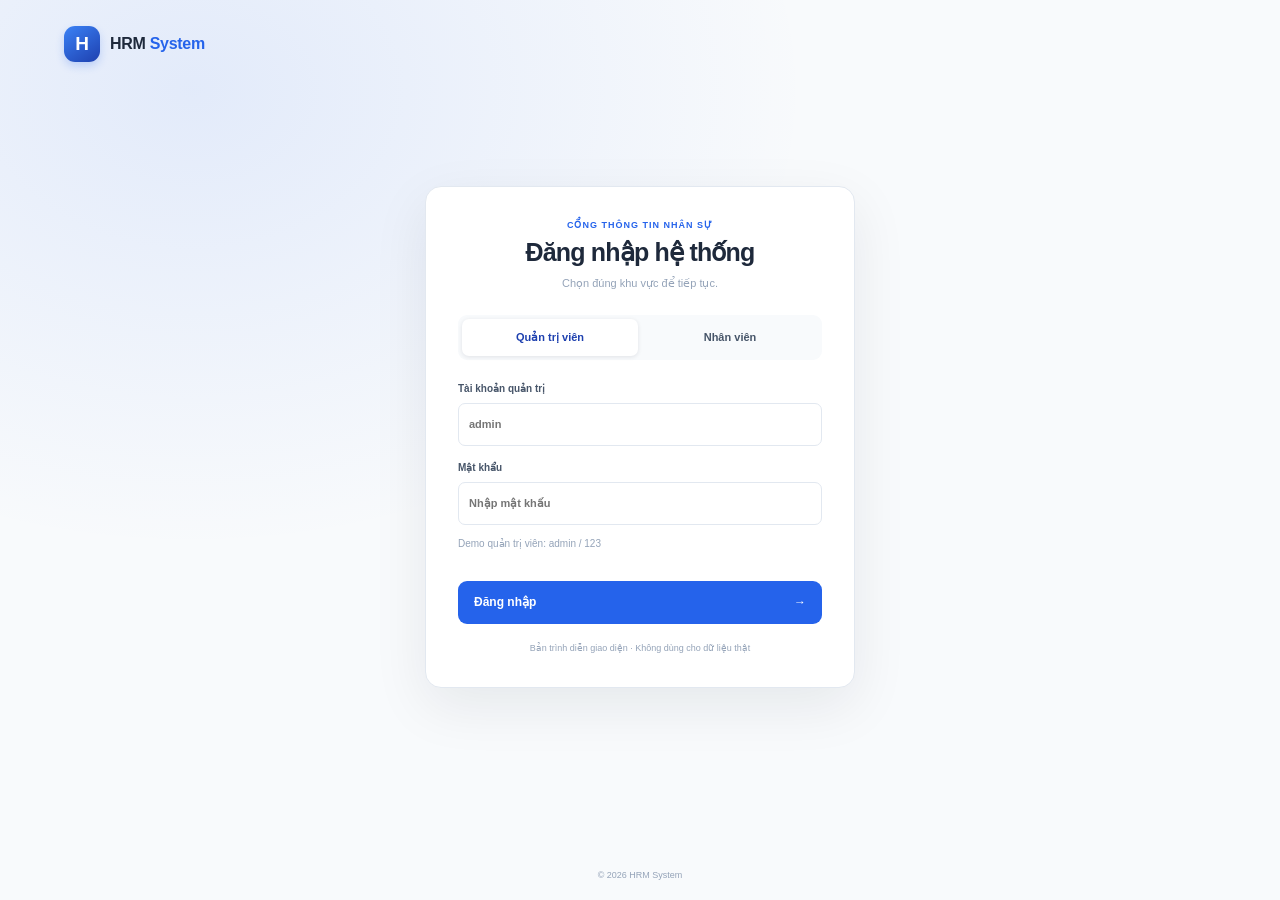
<file: index.html>
﻿<!doctype html>
<html lang="vi">
  <head>
    <meta charset="utf-8">
    <meta name="viewport" content="width=device-width, initial-scale=1">
    <meta name="theme-color" content="#f8fafc">
    <meta name="description" content="Tổng quan quản lý nhân sự và tiền lương HRM System.">
    <title>Tổng quan — HRM System</title>
    <link rel="stylesheet" href="styles.css">
  </head>
  <body>
    <section class="auth-screen" data-auth-screen aria-labelledby="auth-title">
      <div class="auth-brand"><span class="brand-mark" aria-hidden="true">H</span><span>HRM <b>System</b></span></div>
      <main class="auth-card">
        <div class="auth-heading"><p class="eyebrow">CỔNG THÔNG TIN NHÂN SỰ</p><h1 id="auth-title">Đăng nhập hệ thống</h1><p>Chọn đúng khu vực để tiếp tục.</p></div>
        <div class="auth-tabs" role="tablist" aria-label="Loại tài khoản">
          <button class="auth-tab active" type="button" role="tab" aria-selected="true" data-auth-role="admin">Quản trị viên</button>
          <button class="auth-tab" type="button" role="tab" aria-selected="false" data-auth-role="employee">Nhân viên</button>
        </div>
        <form class="auth-form" data-auth-form>
          <label class="form-field" data-auth-identity-label>Tài khoản quản trị<input name="identity" type="text" autocomplete="username" required placeholder="admin"></label>
          <label class="form-field" data-auth-password-label>Mật khẩu<input name="password" type="password" autocomplete="current-password" required placeholder="Nhập mật khẩu"></label>
          <p class="auth-hint" data-auth-hint>Demo: admin / 123</p>
          <p class="form-error auth-error" data-auth-error role="alert" aria-live="polite"></p>
          <button class="action-button primary auth-submit" type="submit">Đăng nhập <span aria-hidden="true">→</span></button>
        </form>
        <p class="auth-footnote">Bản trình diễn giao diện · Không dùng cho dữ liệu thật</p>
      </main>
      <p class="auth-copyright">© 2026 HRM System</p>
    </section>
    <div class="app-shell" data-app-shell hidden>
      <aside class="sidebar" id="app-sidebar" aria-label="Thanh điều hướng">
        <div class="sidebar-header">
          <a class="brand" href="#" aria-label="HRM System - Tổng quan">
            <span class="brand-mark" aria-hidden="true">H</span>
            <span>HRM <span>System</span></span>
          </a>
          <button class="collapse-button" type="button" data-collapse-sidebar aria-label="Thu gọn thanh điều hướng" title="Thu gọn menu">‹</button>
        </div>
        <div class="workspace">
          <span class="workspace-mark" aria-hidden="true">N</span>
          <span class="workspace-copy"><strong>Nova Creative</strong><small>Không gian làm việc</small></span>
          <span class="workspace-arrow" aria-hidden="true">⌄</span>
        </div>
        <nav class="side-nav" aria-label="Điều hướng chính">
          <p class="nav-label admin-navigation">TỔNG QUAN</p>
          <a class="nav-link active admin-navigation" href="#dashboard" data-route="dashboard" aria-current="page"><span class="nav-icon" aria-hidden="true">▦</span><span>Tổng quan</span></a>
          <p class="nav-label admin-navigation">QUẢN LÝ NHÂN SỰ</p>
          <a class="nav-link admin-navigation" href="#employees" data-route="employees"><span class="nav-icon" aria-hidden="true">♙</span><span>Nhân viên</span></a>
          <a class="nav-link admin-navigation" href="#attendance" data-route="attendance"><span class="nav-icon" aria-hidden="true">◷</span><span>Chấm công</span></a>
          <a class="nav-link admin-navigation" href="#leave" data-route="leave"><span class="nav-icon" aria-hidden="true">♡</span><span>Nghỉ phép</span><span class="nav-badge" data-pending-badge>0</span></a>
          <a class="nav-link admin-navigation" href="#payroll" data-route="payroll"><span class="nav-icon" aria-hidden="true">₫</span><span>Tiền lương</span></a>
          <a class="nav-link admin-navigation" href="#reports" data-route="reports"><span class="nav-icon" aria-hidden="true">▤</span><span>Báo cáo</span></a>
          <p class="nav-label employee-navigation" hidden>CÁ NHÂN</p>
          <a class="nav-link employee-navigation" href="#self" data-route="self" hidden><span class="nav-icon" aria-hidden="true">♙</span><span>Thông tin của tôi</span></a>
        </nav>
        <div class="sidebar-bottom">
          <div class="help-card"><strong>✦ &nbsp;Quản lý hiệu quả</strong><p>Mọi dữ liệu nhân sự trong một nơi.</p></div>
          <div class="user-profile"><span class="avatar" data-session-avatar>ML</span><span class="user-copy"><strong data-session-name>Minh Linh</strong><small data-session-role>Quản trị viên</small></span><button class="logout-button" type="button" data-logout>Đăng xuất</button></div>
        </div>
      </aside>
      <button class="sidebar-overlay" type="button" data-close-sidebar aria-label="Đóng menu"></button>

      <main class="main-area">
        <header class="topbar">
          <div class="topbar-start">
            <button class="icon-button menu-toggle" type="button" data-toggle-sidebar aria-label="Mở menu" aria-expanded="false" aria-controls="app-sidebar"><span aria-hidden="true">☰</span></button>
            <div class="breadcrumb"><span>Không gian làm việc</span><span aria-hidden="true">/</span><strong data-route-title>Tổng quan</strong></div>
          </div>
          <div class="topbar-actions">
            <span class="today-label"><span class="today-dot" aria-hidden="true"></span><time data-current-date></time></span>
            <button class="icon-button" type="button" data-theme-toggle aria-label="Chuyển sang giao diện tối" title="Chuyển Light/Dark mode"><span data-theme-icon aria-hidden="true">☾</span></button>
            <span class="avatar" data-topbar-avatar aria-label="Minh Linh">ML</span>
          </div>
        </header>

        <div class="page-content">
          <section data-page="dashboard" aria-labelledby="page-title">
            <div class="page-heading">
              <div><p class="eyebrow">TỔNG QUAN NHÂN SỰ</p><h1 id="page-title">Tổng quan</h1><p class="page-subtitle">Chào buổi sáng, Minh Linh. Đây là tình hình hoạt động hôm nay.</p></div>
            </div>

            <div class="stats-grid" aria-label="Chỉ số tổng quan">
              <article class="stat-card">
                <div class="stat-top"><span class="stat-icon icon-blue" aria-hidden="true">♙</span><span class="change up">↑ 8,2%</span></div>
                <p class="stat-label">Tổng nhân viên</p><strong class="stat-value" data-stat-headcount>0</strong><small class="stat-foot">So với tháng trước</small>
              </article>
              <article class="stat-card">
                <div class="stat-top"><span class="stat-icon icon-green" aria-hidden="true">✚</span><span class="change up">↑ 12,5%</span></div>
                <p class="stat-label">Nhân viên mới tháng này</p><strong class="stat-value" data-stat-new-hires>0</strong><small class="stat-foot">So với tháng trước</small>
              </article>
              <article class="stat-card">
                <div class="stat-top"><span class="stat-icon icon-purple" aria-hidden="true">₫</span><span class="change up">↑ 5,4%</span></div>
                <p class="stat-label">Quỹ lương tháng này</p><strong class="stat-value currency" data-stat-payroll>—</strong><small class="stat-foot">So với tháng trước</small>
              </article>
              <article class="stat-card">
                <div class="stat-top"><span class="stat-icon icon-amber" aria-hidden="true">♡</span><span class="change down">↓ 16,7%</span></div>
                <p class="stat-label">Đơn nghỉ phép chờ duyệt</p><strong class="stat-value" data-stat-pending>0</strong><small class="stat-foot">So với tháng trước</small>
              </article>
            </div>

            <div class="charts-grid">
              <article class="panel chart-panel" aria-labelledby="salary-title">
                <div class="panel-heading"><div><h2 id="salary-title">Quỹ lương 6 tháng gần nhất</h2><p>Tổng quỹ lương theo tháng · triệu đồng</p></div><span class="period-tag"><span class="legend-dot"></span>Quỹ lương</span></div>
                <div class="bar-chart" role="img" aria-label="Biểu đồ cột quỹ lương trong sáu tháng gần đây">
                  <div class="bar-y-axis" aria-hidden="true"><span>500</span><span>400</span><span>300</span><span>200</span><span>100</span><span>0</span></div>
                  <div class="bar-plot"><div class="bar-gridlines" aria-hidden="true"><i></i><i></i><i></i><i></i><i></i><i></i></div><div class="bar-groups" data-salary-chart></div></div>
                </div>
              </article>
              <article class="panel department-panel" aria-labelledby="department-title">
                <div class="panel-heading"><div><h2 id="department-title">Nhân viên theo phòng ban</h2><p>Cơ cấu nhân sự hiện tại</p></div><span class="period-tag">Tổng thể</span></div>
                <div class="department-content">
                  <div class="donut-wrap" role="img" data-donut-chart aria-label="Biểu đồ tròn nhân viên theo phòng ban">
                    <div class="donut" data-donut aria-hidden="true"></div>
                    <div class="donut-center"><strong data-donut-total>0</strong><span>nhân viên</span></div>
                  </div>
                  <div class="department-legend" data-department-legend aria-label="Chú giải phòng ban"></div>
                </div>
              </article>
            </div>

            <div class="bottom-grid">
              <article class="panel activity-panel" aria-labelledby="activity-title">
                <div class="panel-inner">
                  <div class="panel-heading"><div><h2 id="activity-title">Hoạt động gần đây</h2><p>Các cập nhật mới nhất trong hệ thống</p></div><span class="period-tag">Mới nhất</span></div>
                  <div class="activity-table-wrap">
                    <table>
                      <thead><tr><th>HOẠT ĐỘNG</th><th>NHÂN VIÊN</th><th>THỜI GIAN</th></tr></thead>
                      <tbody data-activity-table></tbody>
                    </table>
                  </div>
                </div>
              </article>
              <article class="panel calendar-panel" aria-labelledby="calendar-title">
                <div class="calendar-heading">
                  <div><h2 id="calendar-title">Lịch nghỉ phép</h2><p>Chọn ngày để xem nhân viên nghỉ</p></div>
                  <div class="month-controls"><button class="month-button" type="button" data-previous-month aria-label="Tháng trước">‹</button><button class="month-button" type="button" data-next-month aria-label="Tháng sau">›</button></div>
                </div>
                <p class="calendar-month-title" data-calendar-month></p>
                <div class="calendar-grid" data-calendar-grid role="grid" aria-label="Lịch nghỉ phép tháng hiện tại"></div>
                <section class="calendar-detail" aria-live="polite" aria-label="Chi tiết nghỉ phép trong ngày">
                  <h3 data-selected-date></h3>
                  <div class="leave-chips" data-selected-leaves></div>
                </section>

                <div class="calendar-legend"><span class="day-indicator" aria-hidden="true"></span> Có nhân viên nghỉ phép</div>
              </article>
            </div>
            <footer class="footer">© 2026 HRM System <span aria-hidden="true">·</span> Quản lý nhân sự & tiền lương</footer>
          </section>

          <section class="module-view employee-portal" data-page="self" hidden aria-labelledby="self-title">
            <div class="module-heading"><div><p class="eyebrow">KHÔNG GIAN CÁ NHÂN</p><h1 id="self-title">Thông tin của tôi</h1><p class="page-subtitle">Xem hồ sơ và gửi yêu cầu trực tiếp đến quản trị viên.</p></div><button class="action-button primary" type="button" data-open-own-leave>＋ Gửi yêu cầu nghỉ phép</button></div>
            <article class="panel personal-card"><div class="personal-avatar" data-personal-avatar>NV</div><div class="personal-info"><span class="status-pill status-active">Hồ sơ nhân viên</span><h2 data-personal-name>Nhân viên</h2><p data-personal-role></p><div class="personal-meta"><span><small>Mã nhân viên</small><strong data-personal-id></strong></span><span><small>Phòng ban</small><strong data-personal-department></strong></span><span><small>Email</small><strong data-personal-email></strong></span><span><small>Ngày vào làm</small><strong data-personal-start></strong></span></div></div></article>
            <div class="summary-cards employee-summary"><article class="summary-card"><span class="summary-icon blue">◷</span><div><small>Ngày công kỳ này</small><strong data-own-attendance>—</strong></div></article><article class="summary-card"><span class="summary-icon green">♡</span><div><small>Phép năm còn lại</small><strong data-own-leave-balance>—</strong></div></article><article class="summary-card"><span class="summary-icon purple">₫</span><div><small>Lương cơ bản</small><strong data-own-salary>—</strong></div></article></div>
            <article class="panel data-panel"><div class="module-panel-heading"><div><h2>Yêu cầu của tôi</h2><p>Trạng thái xử lý các yêu cầu gửi đến quản trị viên.</p></div><a class="contact-admin" href="mailto:admin@hrm.vn?subject=Ho%20tro%20HRM">✉ Liên hệ quản trị viên</a></div><div class="table-scroll"><table class="module-table"><thead><tr><th>LOẠI YÊU CẦU</th><th>THỜI GIAN</th><th>SỐ NGÀY</th><th>LÝ DO</th><th>TRẠNG THÁI</th></tr></thead><tbody data-own-leave-rows></tbody></table></div></article>
          </section>

          <section class="module-view" data-page="employees" hidden>
            <div class="module-heading"><div><p class="eyebrow">HỒ SƠ & ĐỘI NGŨ</p><h1>Quản lý nhân viên</h1><p class="page-subtitle">Quản lý hồ sơ, phòng ban, vị trí và trạng thái nhân sự.</p></div><button class="action-button primary" type="button" data-open-employee>＋ Thêm nhân viên</button></div>
            <article class="panel data-panel">
              <div class="module-toolbar">
                <label class="search-box"><span aria-hidden="true">⌕</span><input type="search" placeholder="Tìm theo tên nhân viên..." aria-label="Tìm kiếm nhân viên" data-employee-search></label>
                <label><span class="sr-only">Lọc phòng ban</span><select class="filter-select" aria-label="Lọc phòng ban" data-department-filter><option value="">Tất cả phòng ban</option></select></label>
                <label><span class="sr-only">Lọc trạng thái</span><select class="filter-select" aria-label="Lọc trạng thái" data-status-filter><option value="">Tất cả trạng thái</option><option value="active">Đang làm việc</option><option value="probation">Thử việc</option><option value="inactive">Đã nghỉ</option></select></label>
                <span class="record-count" data-employee-record-count></span>
              </div>
              <div class="table-scroll"><table class="module-table employee-table"><thead><tr><th>ẢNH & HỌ TÊN</th><th>MÃ NV</th><th>PHÒNG BAN</th><th>VỊ TRÍ</th><th>NGÀY VÀO LÀM</th><th>LƯƠNG CƠ BẢN</th><th>TRẠNG THÁI</th><th>HÀNH ĐỘNG</th></tr></thead><tbody data-employee-rows></tbody></table></div>
              <div class="table-pagination"><span data-employee-pagination></span><div><button class="pagination-button" type="button" data-employee-prev aria-label="Trang trước">‹</button><button class="pagination-button" type="button" data-employee-next aria-label="Trang sau">›</button></div></div>
            </article>
          </section>

          <section class="module-view" data-page="attendance" hidden>
            <div class="module-heading"><div><p class="eyebrow">THỜI GIAN & CA LÀM</p><h1>Quản lý chấm công</h1><p class="page-subtitle">Theo dõi ngày công và giờ tăng ca theo kỳ.</p></div><div class="period-controls"><label><span class="sr-only">Tháng chấm công</span><select aria-label="Tháng chấm công" data-attendance-month></select></label><label><span class="sr-only">Năm chấm công</span><select aria-label="Năm chấm công" data-attendance-year></select></label></div></div>
            <div class="summary-cards"><article class="summary-card"><span class="summary-icon blue">♙</span><div><small>Tổng nhân viên</small><strong data-attendance-staff>0</strong></div></article><article class="summary-card"><span class="summary-icon green">✓</span><div><small>Tổng ngày công</small><strong data-attendance-days>0</strong></div></article><article class="summary-card"><span class="summary-icon purple">◷</span><div><small>Tổng giờ tăng ca</small><strong data-attendance-overtime>0 giờ</strong></div></article></div>
            <article class="panel data-panel"><div class="module-panel-heading"><div><h2>Bảng chấm công</h2><p>Chỉnh sửa trực tiếp ngày công và giờ tăng ca.</p></div><span class="saved-label"><i></i>Lưu tự động</span></div><div class="table-scroll"><table class="module-table"><thead><tr><th>NHÂN VIÊN</th><th>PHÒNG BAN</th><th>NGÀY CÔNG</th><th>TĂNG CA (GIỜ)</th><th>TRẠNG THÁI</th></tr></thead><tbody data-attendance-rows></tbody></table></div></article>
          </section>

          <section class="module-view" data-page="leave" hidden>
            <div class="module-heading"><div><p class="eyebrow">ĐƠN TỪ & LỊCH NGHỈ</p><h1>Quản lý nghỉ phép</h1><p class="page-subtitle">Tiếp nhận và xử lý yêu cầu nghỉ của nhân viên.</p></div><button class="action-button primary" type="button" data-open-leave>＋ Tạo đơn nghỉ phép</button></div>
            <div class="summary-cards"><article class="summary-card"><span class="summary-icon amber">◷</span><div><small>Đơn chờ duyệt</small><strong data-leave-pending-count>0</strong></div></article><article class="summary-card"><span class="summary-icon green">✓</span><div><small>Đơn đã duyệt</small><strong data-leave-approved-count>0</strong></div></article><article class="summary-card"><span class="summary-icon blue">♡</span><div><small>Phép năm còn lại trung bình</small><strong data-leave-average-balance>0 ngày</strong></div></article></div>
            <article class="panel data-panel"><div class="module-panel-heading"><div><h2>Danh sách đơn nghỉ phép</h2><p>Trạng thái và số ngày phép còn lại theo nhân viên.</p></div><label><span class="sr-only">Lọc đơn nghỉ phép</span><select class="filter-select" aria-label="Lọc đơn nghỉ phép" data-leave-filter><option value="">Tất cả đơn</option><option value="pending">Chờ duyệt</option><option value="approved">Đã duyệt</option><option value="rejected">Từ chối</option></select></label></div><div class="table-scroll"><table class="module-table leave-table"><thead><tr><th>NHÂN VIÊN</th><th>LOẠI NGHỈ</th><th>THỜI GIAN</th><th>SỐ NGÀY</th><th>PHÉP CÒN</th><th>LÝ DO</th><th>TRẠNG THÁI</th><th>THAO TÁC</th></tr></thead><tbody data-leave-rows></tbody></table></div></article>
          </section>

          <section class="module-view" data-page="payroll" hidden>
            <div class="module-heading"><div><p class="eyebrow">THU NHẬP & PHÚC LỢI</p><h1>Quản lý tiền lương</h1><p class="page-subtitle">Tính lương, các khoản khấu trừ và thực lĩnh theo kỳ.</p></div><div class="period-controls"><label><span class="sr-only">Tháng lương</span><select aria-label="Tháng lương" data-payroll-month></select></label><label><span class="sr-only">Năm lương</span><select aria-label="Năm lương" data-payroll-year></select></label></div></div>
            <div class="payroll-toolbar"><span data-payroll-period>Chọn kỳ và tính lương để xem bảng lương.</span><button class="action-button primary" type="button" data-calculate-payroll>▧ Tính lương hàng loạt</button></div>
            <article class="panel data-panel"><div class="table-scroll"><table class="module-table payroll-table"><thead><tr><th>NHÂN VIÊN</th><th>LƯƠNG CƠ BẢN</th><th>NGÀY CÔNG</th><th>TĂNG CA</th><th>PHỤ CẤP</th><th>THƯỞNG</th><th>BHXH (8%)</th><th>THUẾ TNCN</th><th>THỰC LĨNH</th></tr></thead><tbody data-payroll-rows><tr><td class="empty-cell" colspan="9">Chọn “Tính lương hàng loạt” để tính bảng lương.</td></tr></tbody><tfoot><tr><th colspan="8">TỔNG QUỸ LƯƠNG TRƯỚC KHẤU TRỪ</th><td data-payroll-gross-total>—</td></tr><tr><th colspan="8">TỔNG THỰC CHI</th><td data-payroll-net-total>—</td></tr></tfoot></table></div><p class="payroll-note">ⓘ Thuế TNCN minh họa: 10% phần thu nhập chịu thuế sau giảm trừ 11.000.000 ₫.</p></article>
          </section>

          <section class="module-view" data-page="reports" hidden>
            <div class="module-heading"><div><p class="eyebrow">PHÂN TÍCH & TỔNG HỢP</p><h1>Báo cáo nhân sự</h1><p class="page-subtitle">Theo dõi biến động nhân sự và quỹ lương theo tháng.</p></div><span class="period-tag" data-report-period></span></div>
            <div class="summary-cards report-summary"><article class="summary-card"><span class="summary-icon blue">♙</span><div><small>Nhân sự hiện tại</small><strong data-report-staff>0</strong></div></article><article class="summary-card"><span class="summary-icon green">↗</span><div><small>Tuyển mới trong tháng</small><strong data-report-hires>0</strong></div></article><article class="summary-card"><span class="summary-icon purple">₫</span><div><small>Quỹ lương tháng</small><strong data-report-payroll>—</strong></div></article></div>
            <article class="panel data-panel"><div class="module-panel-heading"><div><h2>Biến động nhân sự & quỹ lương</h2><p>Số liệu tổng hợp 6 tháng gần nhất.</p></div></div><div class="table-scroll"><table class="module-table"><thead><tr><th>KỲ BÁO CÁO</th><th>NHÂN VIÊN ĐẦU KỲ</th><th>TUYỂN MỚI</th><th>NGHỈ VIỆC</th><th>NHÂN VIÊN CUỐI KỲ</th><th>QUỸ LƯƠNG ƯỚC TÍNH</th></tr></thead><tbody data-report-rows></tbody></table></div></article>
          </section>
        </div>
      </main>
    </div>

    <dialog class="form-dialog" data-employee-dialog aria-labelledby="employee-dialog-title">
      <form class="dialog-content" data-employee-form>
        <div class="dialog-heading"><div><p class="eyebrow">HỒ SƠ NHÂN SỰ</p><h2 id="employee-dialog-title">Thêm nhân viên</h2></div><button class="dialog-close" type="button" data-close-employee aria-label="Đóng">×</button></div>
        <div class="form-grid">
          <label class="form-field full-field">Họ tên<input name="name" maxlength="100" required placeholder="Nguyễn Văn An"></label>
          <label class="form-field">Mã NV<input name="id" maxlength="20" required placeholder="NV013"></label>
          <label class="form-field">Email<input name="email" type="email" maxlength="120" required placeholder="ten@congty.vn"></label>
          <label class="form-field">Số điện thoại<input name="phone" type="tel" maxlength="20" required placeholder="0901 234 567"></label>
          <label class="form-field">Phòng ban<select name="department" required><option value="">Chọn phòng ban</option><option>Nhân sự</option><option>Công nghệ</option><option>Marketing</option><option>Thiết kế</option><option>Kinh doanh</option><option>Vận hành</option></select></label>
          <label class="form-field">Vị trí<input name="role" maxlength="80" required placeholder="Chuyên viên"></label>
          <label class="form-field">Ngày vào làm<input name="start" type="date" required></label>
          <label class="form-field">Lương cơ bản (₫)<input name="base" type="number" min="0" step="100000" required></label>
          <label class="form-field">Trạng thái<select name="status" required><option value="active">Đang làm việc</option><option value="probation">Thử việc</option><option value="inactive">Đã nghỉ</option></select></label>
        </div>
        <p class="form-error" data-employee-error role="status" aria-live="polite"></p>
        <div class="dialog-actions"><button class="action-button secondary" type="button" data-cancel-employee>Hủy</button><button class="action-button primary" type="submit">Lưu nhân viên</button></div>
      </form>
    </dialog>
    <dialog class="form-dialog" data-leave-dialog aria-labelledby="leave-dialog-title">
      <form class="dialog-content" data-leave-form>
        <div class="dialog-heading"><div><p class="eyebrow">ĐƠN TỪ & LỊCH NGHỈ</p><h2 id="leave-dialog-title">Tạo đơn nghỉ phép</h2></div><button class="dialog-close" type="button" data-close-leave aria-label="Đóng">×</button></div>
        <div class="form-grid">
          <label class="form-field full-field">Nhân viên<select name="employeeId" required data-leave-employee></select></label>
          <label class="form-field">Loại nghỉ<select name="type" required><option value="Phép năm">Nghỉ phép năm</option><option value="Nghỉ ốm">Nghỉ ốm</option><option value="Việc riêng">Nghỉ việc riêng</option></select></label>
          <span></span>
          <label class="form-field">Từ ngày<input name="from" type="date" required></label>
          <label class="form-field">Đến ngày<input name="to" type="date" required></label>
          <label class="form-field full-field">Lý do<textarea name="reason" rows="3" maxlength="300" required placeholder="Nhập lý do xin nghỉ..."></textarea></label>
        </div>
        <p class="form-error" data-leave-error role="status" aria-live="polite"></p>
        <div class="dialog-actions"><button class="action-button secondary" type="button" data-cancel-leave>Hủy</button><button class="action-button primary" type="submit">Gửi đơn</button></div>
      </form>
    </dialog>
    <div class="toast" data-toast role="status" aria-live="polite"></div>
    <script defer src="app.js"></script>
  </body>
</html>
</file>
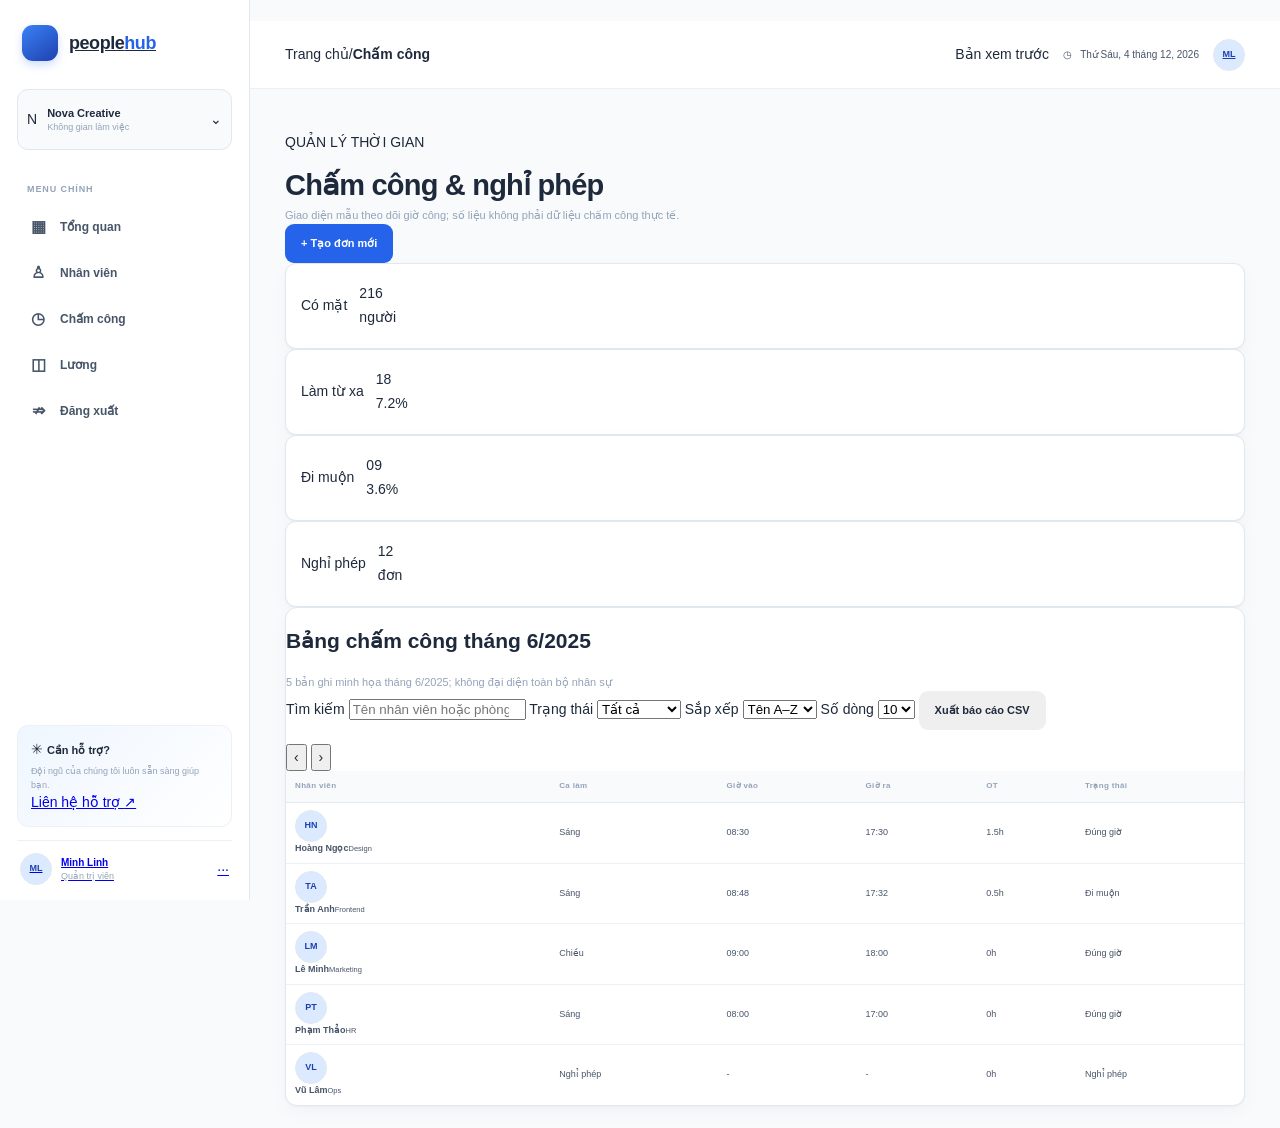
<file: attendance.html>
<!doctype html>
<html lang="vi">
  <head>
    <meta charset="utf-8">
    <meta name="viewport" content="width=device-width, initial-scale=1">
    <title>PeopleHub — Chấm công</title>
    <link rel="preconnect" href="https://fonts.googleapis.com">
    <link rel="preconnect" href="https://fonts.gstatic.com" crossorigin>
    <link href="https://fonts.googleapis.com/css2?family=DM+Sans:wght@400;500;600;700&family=Manrope:wght@400;500;600;700;800&display=swap" rel="stylesheet">
    <link rel="stylesheet" href="styles.css">
    <script defer src="app.js"></script>
  </head>
  <body>
    <a class="skip-link" href="#main-content">Chuyển đến nội dung chính</a>
    <div class="app-shell">
      <aside class="sidebar" aria-label="Thanh điều hướng">
        <a class="brand" href="index.html" aria-label="PeopleHub, về tổng quan">
          <span class="brand-mark" aria-hidden="true"><span></span><span></span><span></span></span>
          <span>people<span>hub</span></span>
        </a>

        <div class="workspace">
          <span class="workspace-icon" aria-hidden="true">N</span>
          <span class="workspace-copy"><strong>Nova Creative</strong><small>Không gian làm việc</small></span>
          <span class="chevron" aria-hidden="true">⌄</span>
        </div>

        <nav class="side-nav" aria-label="Điều hướng chính">
          <p class="nav-label">MENU CHÍNH</p>
          <a class="nav-link" href="index.html">
            <span class="nav-icon" aria-hidden="true">▦</span>Tổng quan
          </a>
          <a class="nav-link" href="employees.html">
            <span class="nav-icon" aria-hidden="true">♙</span>Nhân viên
          </a>
          <a class="nav-link is-active" href="attendance.html" aria-current="page">
            <span class="nav-icon" aria-hidden="true">◷</span>Chấm công
          </a>
          <a class="nav-link" href="payroll.html">
            <span class="nav-icon" aria-hidden="true">◫</span>Lương
          </a>
          <a class="nav-link" href="login.html">
            <span class="nav-icon" aria-hidden="true">⇏</span>Đăng xuất
          </a>
        </nav>

        <div class="sidebar-bottom">
          <div class="help-card">
            <span class="help-sparkle" aria-hidden="true">✳</span>
            <strong>Cần hỗ trợ?</strong>
            <p>Đội ngũ của chúng tôi luôn sẵn sàng giúp bạn.</p>
            <a href="mailto:support@peoplehub.vn">Liên hệ hỗ trợ <span aria-hidden="true">↗</span></a>
          </div>
          <a class="user-profile" href="index.html">
            <span class="avatar avatar-violet">ML</span>
            <span class="user-copy"><strong>Minh Linh</strong><small>Quản trị viên</small></span>
            <span class="chevron" aria-hidden="true">···</span>
          </a>
        </div>
      </aside>

      <main class="main-area" id="main-content">
        <header class="topbar">
          <div class="breadcrumbs"><span>Trang chủ</span><span aria-hidden="true">/</span><strong>Chấm công</strong></div>
          <div class="topbar-actions">
            <span class="sync-status" role="status" aria-label="Dữ liệu minh họa"><span class="sync-label">Bản xem trước</span></span>
            <span class="today-label"><span aria-hidden="true">◷</span><time data-current-date></time></span>
            <a class="topbar-avatar avatar avatar-violet" href="index.html" aria-label="Hồ sơ Minh Linh">ML</a>
          </div>
        </header>

        <div class="page-content">
          <section class="page-hero" aria-labelledby="page-title">
            <div>
              <p class="overline">QUẢN LÝ THỜI GIAN</p>
              <h1 id="page-title">Chấm công & nghỉ phép</h1>
              <p class="page-subtitle">Giao diện mẫu theo dõi giờ công; số liệu không phải dữ liệu chấm công thực tế.</p>
            </div>
            <div class="toolbar-actions">
              <button
                class="action-button primary"
                type="button"
                disabled
                title="Chức năng cần kết nối với hệ thống quản lý nhân sự."
              >+ Tạo đơn mới</button>
            </div>
          </section>

          <section class="summary-row" aria-label="Tổng quan chấm công">
            <article class="summary-card">
              <div class="summary-label">Có mặt</div>
              <div class="summary-number">216 <span>người</span></div>
            </article>
            <article class="summary-card">
              <div class="summary-label">Làm từ xa</div>
              <div class="summary-number">18 <span>7.2%</span></div>
            </article>
            <article class="summary-card">
              <div class="summary-label">Đi muộn</div>
              <div class="summary-number">09 <span>3.6%</span></div>
            </article>
            <article class="summary-card">
              <div class="summary-label">Nghỉ phép</div>
              <div class="summary-number">12 <span>đơn</span></div>
            </article>
          </section>

          <section class="panel data-panel" aria-labelledby="attendance-table-title">
            <div class="data-header">
              <div>
                <h2 id="attendance-table-title">Bảng chấm công tháng 6/2025</h2>
                <p class="page-subtitle">5 bản ghi minh họa tháng 6/2025; không đại diện toàn bộ nhân sự</p>
              </div>
            </div>

            <div class="data-table-tools" data-table-controls>
              <label class="table-search">
                <span>Tìm kiếm</span>
                <input type="search" data-table-search placeholder="Tên nhân viên hoặc phòng ban" aria-label="Tìm kiếm bảng chấm công">
              </label>
              <label class="table-control">
                <span>Trạng thái</span>
                <select data-filter-column="5" aria-label="Lọc theo trạng thái chấm công">
                  <option value="">Tất cả</option>
                  <option>Đúng giờ</option>
                  <option>Đi muộn</option>
                  <option>Nghỉ phép</option>
                </select>
              </label>
              <label class="table-control">
                <span>Sắp xếp</span>
                <select data-table-sort aria-label="Sắp xếp theo tên nhân viên">
                  <option value="asc">Tên A–Z</option>
                  <option value="desc">Tên Z–A</option>
                </select>
              </label>
              <label class="table-control page-size-control">
                <span>Số dòng</span>
                <select data-page-size aria-label="Số dòng trên mỗi trang">
                  <option value="10">10</option>
                  <option value="20">20</option>
                  <option value="50">50</option>
                  <option value="all">All</option>
                </select>
              </label>
              <button class="action-button" type="button" data-export-table>Xuất báo cáo CSV</button>
              <p class="pagination-summary" data-pagination-summary role="status" aria-live="polite"></p>
              <div class="pagination-actions" aria-label="Điều hướng trang">
                <button class="page-button" type="button" data-page-prev aria-label="Trang trước">‹</button>
                <button class="page-button" type="button" data-page-next aria-label="Trang sau">›</button>
              </div>
            </div>

            <div class="data-table-wrapper">
              <table class="data-table" aria-labelledby="attendance-table-title">
                <thead>
                  <tr>
                    <th scope="col">Nhân viên</th>
                    <th scope="col">Ca làm</th>
                    <th scope="col">Giờ vào</th>
                    <th scope="col">Giờ ra</th>
                    <th scope="col">OT</th>
                    <th scope="col">Trạng thái</th>
                  </tr>
                </thead>
                <tbody>
                  <tr>
                    <td><div class="employee-cell"><span class="avatar avatar-coral">HN</span><span><strong>Hoàng Ngọc</strong><small>Design</small></span></div></td>
                    <td>Sáng</td>
                    <td>08:30</td>
                    <td>17:30</td>
                    <td>1.5h</td>
                    <td><span class="status-badge positive">Đúng giờ</span></td>
                  </tr>
                  <tr>
                    <td><div class="employee-cell"><span class="avatar avatar-blue">TA</span><span><strong>Trần Anh</strong><small>Frontend</small></span></div></td>
                    <td>Sáng</td>
                    <td>08:48</td>
                    <td>17:32</td>
                    <td>0.5h</td>
                    <td><span class="status-badge warning">Đi muộn</span></td>
                  </tr>
                  <tr>
                    <td><div class="employee-cell"><span class="avatar avatar-yellow">LM</span><span><strong>Lê Minh</strong><small>Marketing</small></span></div></td>
                    <td>Chiều</td>
                    <td>09:00</td>
                    <td>18:00</td>
                    <td>0h</td>
                    <td><span class="status-badge positive">Đúng giờ</span></td>
                  </tr>
                  <tr>
                    <td><div class="employee-cell"><span class="avatar avatar-green">PT</span><span><strong>Phạm Thảo</strong><small>HR</small></span></div></td>
                    <td>Sáng</td>
                    <td>08:00</td>
                    <td>17:00</td>
                    <td>0h</td>
                    <td><span class="status-badge positive">Đúng giờ</span></td>
                  </tr>
                  <tr>
                    <td><div class="employee-cell"><span class="avatar avatar-violet">VL</span><span><strong>Vũ Lâm</strong><small>Ops</small></span></div></td>
                    <td>Nghỉ phép</td>
                    <td>-</td>
                    <td>-</td>
                    <td>0h</td>
                    <td><span class="status-badge neutral">Nghỉ phép</span></td>
                  </tr>
                </tbody>
              </table>
            </div>
          </section>
        </div>
      </main>
    </div>
  </body>
</html>
</file>
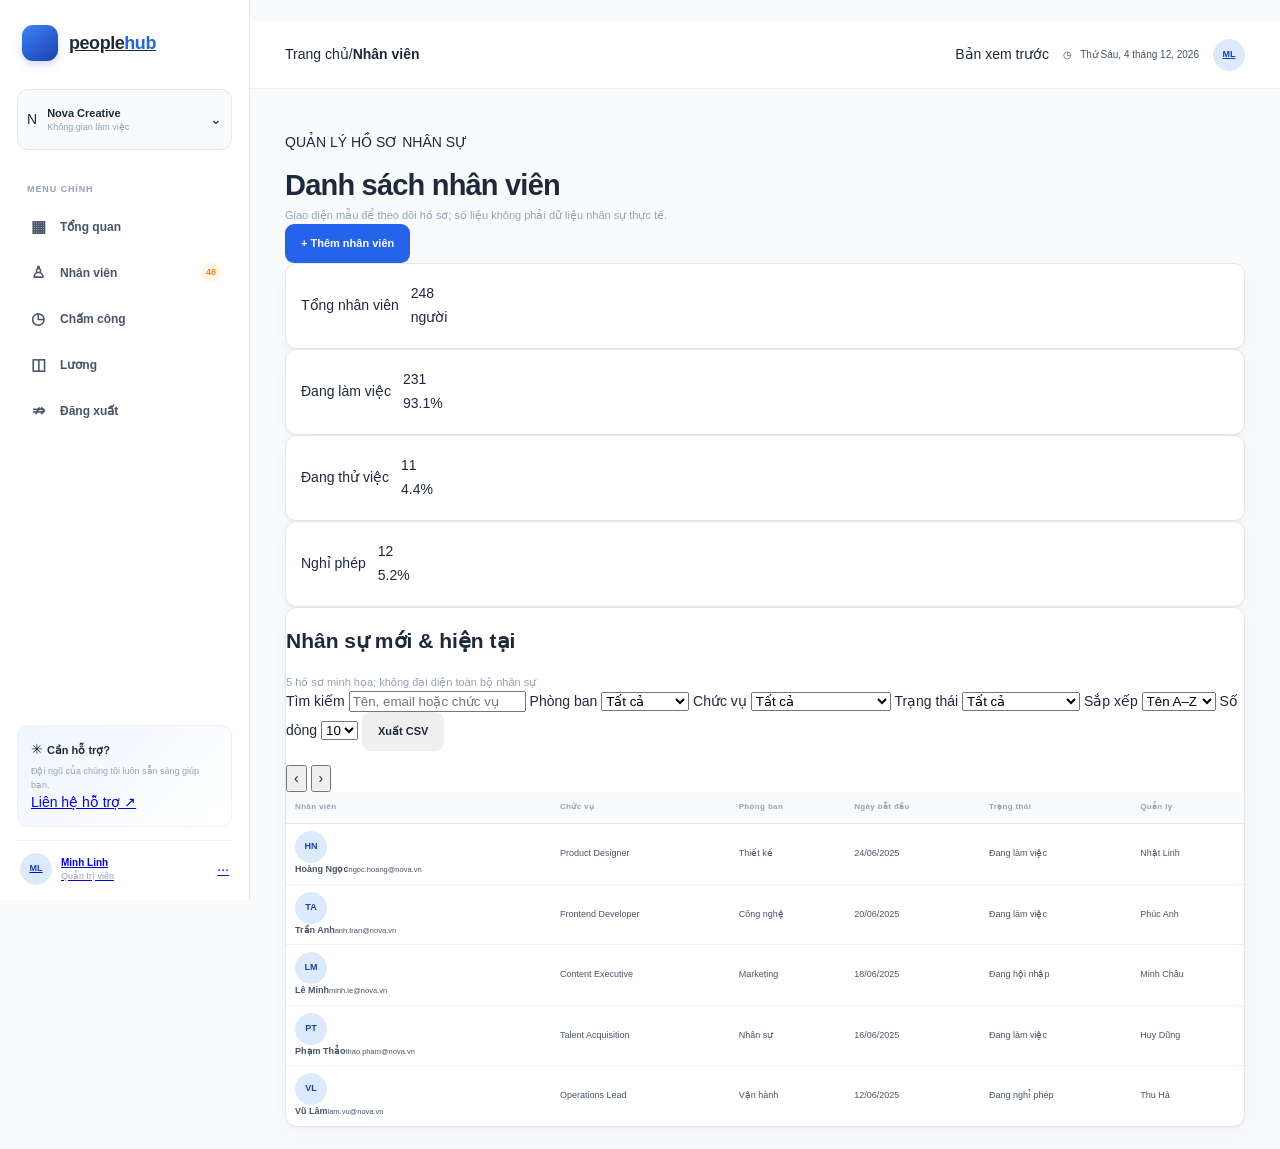
<file: employees.html>
<!doctype html>
<html lang="vi">
  <head>
    <meta charset="utf-8">
    <meta name="viewport" content="width=device-width, initial-scale=1">
    <title>PeopleHub — Nhân viên</title>
    <link rel="preconnect" href="https://fonts.googleapis.com">
    <link rel="preconnect" href="https://fonts.gstatic.com" crossorigin>
    <link href="https://fonts.googleapis.com/css2?family=DM+Sans:wght@400;500;600;700&family=Manrope:wght@400;500;600;700;800&display=swap" rel="stylesheet">
    <link rel="stylesheet" href="styles.css">
    <script defer src="app.js"></script>
  </head>
  <body>
    <a class="skip-link" href="#main-content">Chuyển đến nội dung chính</a>
    <div class="app-shell">
      <aside class="sidebar" aria-label="Thanh điều hướng">
        <a class="brand" href="index.html" aria-label="PeopleHub, về tổng quan">
          <span class="brand-mark" aria-hidden="true"><span></span><span></span><span></span></span>
          <span>people<span>hub</span></span>
        </a>

        <div class="workspace">
          <span class="workspace-icon" aria-hidden="true">N</span>
          <span class="workspace-copy"><strong>Nova Creative</strong><small>Không gian làm việc</small></span>
          <span class="chevron" aria-hidden="true">⌄</span>
        </div>

        <nav class="side-nav" aria-label="Điều hướng chính">
          <p class="nav-label">MENU CHÍNH</p>
          <a class="nav-link" href="index.html">
            <span class="nav-icon" aria-hidden="true">▦</span>Tổng quan
          </a>
          <a class="nav-link is-active" href="employees.html" aria-current="page">
            <span class="nav-icon" aria-hidden="true">♙</span>Nhân viên
            <span class="nav-badge">48</span>
          </a>
          <a class="nav-link" href="attendance.html">
            <span class="nav-icon" aria-hidden="true">◷</span>Chấm công
          </a>
          <a class="nav-link" href="payroll.html">
            <span class="nav-icon" aria-hidden="true">◫</span>Lương
          </a>
          <a class="nav-link" href="login.html">
            <span class="nav-icon" aria-hidden="true">⇏</span>Đăng xuất
          </a>
        </nav>

        <div class="sidebar-bottom">
          <div class="help-card">
            <span class="help-sparkle" aria-hidden="true">✳</span>
            <strong>Cần hỗ trợ?</strong>
            <p>Đội ngũ của chúng tôi luôn sẵn sàng giúp bạn.</p>
            <a href="mailto:support@peoplehub.vn">Liên hệ hỗ trợ <span aria-hidden="true">↗</span></a>
          </div>
          <a class="user-profile" href="index.html">
            <span class="avatar avatar-violet">ML</span>
            <span class="user-copy"><strong>Minh Linh</strong><small>Quản trị viên</small></span>
            <span class="chevron" aria-hidden="true">···</span>
          </a>
        </div>
      </aside>

      <main class="main-area" id="main-content">
        <header class="topbar">
          <div class="breadcrumbs"><span>Trang chủ</span><span aria-hidden="true">/</span><strong>Nhân viên</strong></div>
          <div class="topbar-actions">
            <span class="sync-status" role="status" aria-label="Dữ liệu minh họa"><span class="sync-label">Bản xem trước</span></span>
            <span class="today-label"><span aria-hidden="true">◷</span><time data-current-date></time></span>
            <a class="topbar-avatar avatar avatar-violet" href="index.html" aria-label="Hồ sơ Minh Linh">ML</a>
          </div>
        </header>

        <div class="page-content">
          <section class="page-hero" aria-labelledby="page-title">
            <div>
              <p class="overline">QUẢN LÝ HỒ SƠ NHÂN SỰ</p>
              <h1 id="page-title">Danh sách nhân viên</h1>
              <p class="page-subtitle">Giao diện mẫu để theo dõi hồ sơ; số liệu không phải dữ liệu nhân sự thực tế.</p>
            </div>
            <div class="toolbar-actions">
              <button
                class="action-button primary"
                type="button"
                disabled
                title="Chức năng cần kết nối với hệ thống quản lý nhân sự."
              >+ Thêm nhân viên</button>
            </div>
          </section>

          <section class="summary-row" aria-label="Tổng quan nhân viên">
            <article class="summary-card">
              <div class="summary-label">Tổng nhân viên</div>
              <div class="summary-number">248 <span>người</span></div>
            </article>
            <article class="summary-card">
              <div class="summary-label">Đang làm việc</div>
              <div class="summary-number">231 <span>93.1%</span></div>
            </article>
            <article class="summary-card">
              <div class="summary-label">Đang thử việc</div>
              <div class="summary-number">11 <span>4.4%</span></div>
            </article>
            <article class="summary-card">
              <div class="summary-label">Nghỉ phép</div>
              <div class="summary-number">12 <span>5.2%</span></div>
            </article>
          </section>

          <section class="panel data-panel" aria-labelledby="employees-table-title">
            <div class="data-header">
              <div>
                <h2 id="employees-table-title">Nhân sự mới & hiện tại</h2>
                <p class="page-subtitle">5 hồ sơ minh họa; không đại diện toàn bộ nhân sự</p>
              </div>
            </div>

            <div class="data-table-tools" data-table-controls>
              <label class="table-search">
                <span>Tìm kiếm</span>
                <input type="search" data-table-search placeholder="Tên, email hoặc chức vụ" aria-label="Tìm kiếm nhân viên">
              </label>
              <label class="table-control">
                <span>Phòng ban</span>
                <select data-filter-column="2" aria-label="Lọc theo phòng ban">
                  <option value="">Tất cả</option>
                  <option>Thiết kế</option>
                  <option>Công nghệ</option>
                  <option>Marketing</option>
                  <option>Nhân sự</option>
                  <option>Vận hành</option>
                </select>
              </label>
              <label class="table-control">
                <span>Chức vụ</span>
                <select data-filter-column="1" aria-label="Lọc theo chức vụ">
                  <option value="">Tất cả</option>
                  <option>Product Designer</option>
                  <option>Frontend Developer</option>
                  <option>Content Executive</option>
                  <option>Talent Acquisition</option>
                  <option>Operations Lead</option>
                </select>
              </label>
              <label class="table-control">
                <span>Trạng thái</span>
                <select data-filter-column="4" aria-label="Lọc theo trạng thái">
                  <option value="">Tất cả</option>
                  <option>Đang làm việc</option>
                  <option>Đang hội nhập</option>
                  <option>Đang nghỉ phép</option>
                </select>
              </label>
              <label class="table-control">
                <span>Sắp xếp</span>
                <select data-table-sort aria-label="Sắp xếp theo tên nhân viên">
                  <option value="asc">Tên A–Z</option>
                  <option value="desc">Tên Z–A</option>
                </select>
              </label>
              <label class="table-control page-size-control">
                <span>Số dòng</span>
                <select data-page-size aria-label="Số dòng trên mỗi trang">
                  <option value="10">10</option>
                  <option value="20">20</option>
                  <option value="50">50</option>
                  <option value="all">All</option>
                </select>
              </label>
              <button class="action-button" type="button" data-export-table>Xuất CSV</button>
              <p class="pagination-summary" data-pagination-summary role="status" aria-live="polite"></p>
              <div class="pagination-actions" aria-label="Điều hướng trang">
                <button class="page-button" type="button" data-page-prev aria-label="Trang trước">‹</button>
                <button class="page-button" type="button" data-page-next aria-label="Trang sau">›</button>
              </div>
            </div>

            <div class="data-table-wrapper">
              <table class="data-table" aria-labelledby="employees-table-title">
                <thead>
                  <tr>
                    <th scope="col">Nhân viên</th>
                    <th scope="col">Chức vụ</th>
                    <th scope="col">Phòng ban</th>
                    <th scope="col">Ngày bắt đầu</th>
                    <th scope="col">Trạng thái</th>
                    <th scope="col">Quản lý</th>
                  </tr>
                </thead>
                <tbody>
                  <tr>
                    <td><div class="employee-cell"><span class="avatar avatar-coral">HN</span><span><strong>Hoàng Ngọc</strong><small>ngoc.hoang@nova.vn</small></span></div></td>
                    <td>Product Designer</td>
                    <td>Thiết kế</td>
                    <td>24/06/2025</td>
                    <td><span class="status-badge positive">Đang làm việc</span></td>
                    <td>Nhật Linh</td>
                  </tr>
                  <tr>
                    <td><div class="employee-cell"><span class="avatar avatar-blue">TA</span><span><strong>Trần Anh</strong><small>anh.tran@nova.vn</small></span></div></td>
                    <td>Frontend Developer</td>
                    <td>Công nghệ</td>
                    <td>20/06/2025</td>
                    <td><span class="status-badge positive">Đang làm việc</span></td>
                    <td>Phúc Anh</td>
                  </tr>
                  <tr>
                    <td><div class="employee-cell"><span class="avatar avatar-yellow">LM</span><span><strong>Lê Minh</strong><small>minh.le@nova.vn</small></span></div></td>
                    <td>Content Executive</td>
                    <td>Marketing</td>
                    <td>18/06/2025</td>
                    <td><span class="status-badge warning">Đang hội nhập</span></td>
                    <td>Minh Châu</td>
                  </tr>
                  <tr>
                    <td><div class="employee-cell"><span class="avatar avatar-green">PT</span><span><strong>Phạm Thảo</strong><small>thao.pham@nova.vn</small></span></div></td>
                    <td>Talent Acquisition</td>
                    <td>Nhân sự</td>
                    <td>16/06/2025</td>
                    <td><span class="status-badge positive">Đang làm việc</span></td>
                    <td>Huy Dũng</td>
                  </tr>
                  <tr>
                    <td><div class="employee-cell"><span class="avatar avatar-violet">VL</span><span><strong>Vũ Lâm</strong><small>lam.vu@nova.vn</small></span></div></td>
                    <td>Operations Lead</td>
                    <td>Vận hành</td>
                    <td>12/06/2025</td>
                    <td><span class="status-badge neutral">Đang nghỉ phép</span></td>
                    <td>Thu Hà</td>
                  </tr>
                </tbody>
              </table>
            </div>
          </section>
        </div>
      </main>
    </div>
  </body>
</html>
</file>
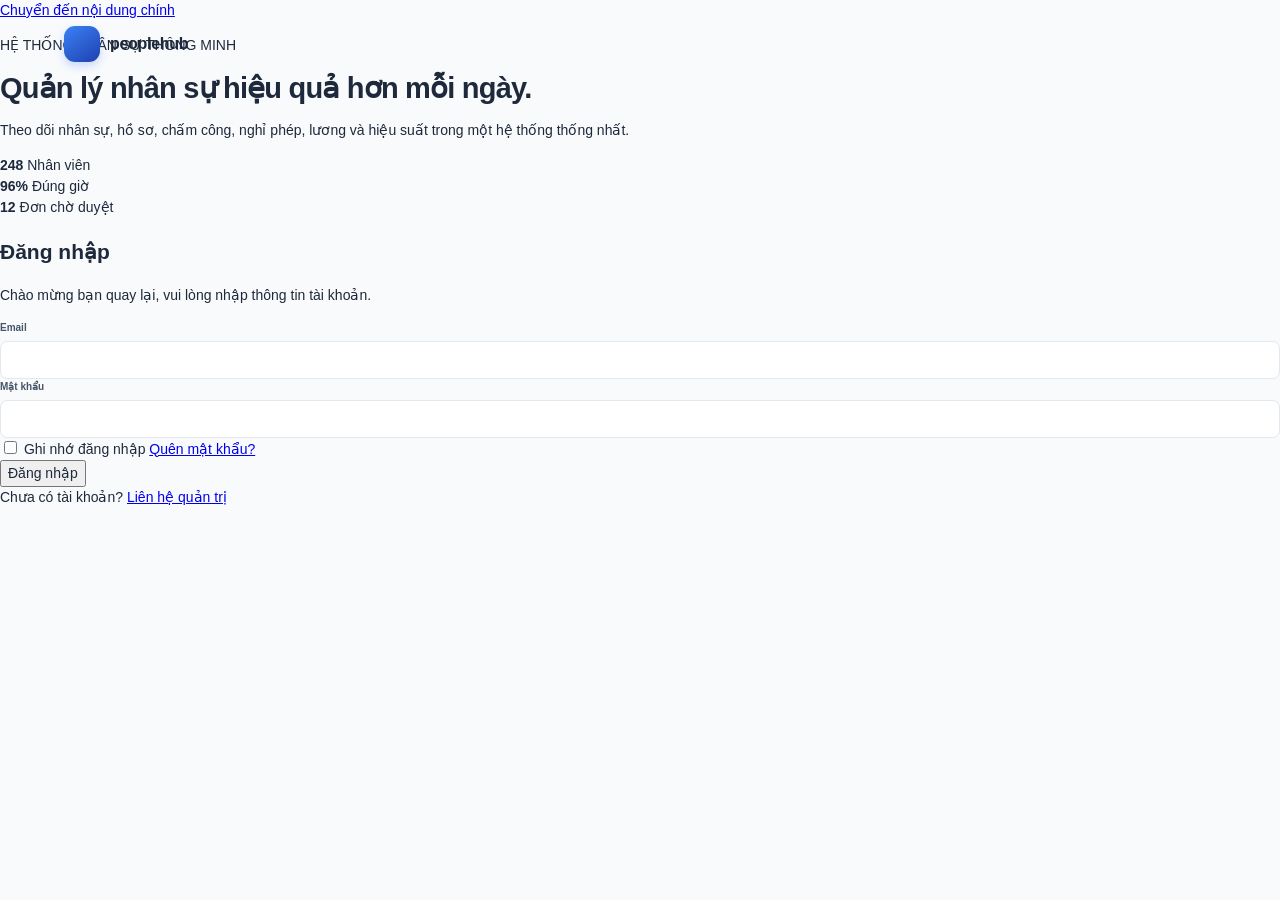
<file: login.html>
<!doctype html>
<html lang="vi">
  <head>
    <meta charset="utf-8">
    <meta name="viewport" content="width=device-width, initial-scale=1">
    <title>PeopleHub — Đăng nhập</title>
    <link rel="preconnect" href="https://fonts.googleapis.com">
    <link rel="preconnect" href="https://fonts.gstatic.com" crossorigin>
    <link href="https://fonts.googleapis.com/css2?family=DM+Sans:wght@400;500;600;700&family=Manrope:wght@400;500;600;700;800&display=swap" rel="stylesheet">
    <link rel="stylesheet" href="styles.css">
    <script defer src="app.js"></script>
  </head>
  <body>
    <a class="skip-link" href="#main-content">Chuyển đến nội dung chính</a>
    <div class="auth-layout">
      <section class="auth-visual" aria-label="Tổng quan hệ thống nhân sự">
        <div class="auth-visual-inner">
          <div class="auth-brand" aria-label="PeopleHub brand">
            <span class="brand-mark" aria-hidden="true"><span></span><span></span><span></span></span>
            <span>people<span>hub</span></span>
          </div>

          <div class="auth-hero-panel">
            <p class="overline">HỆ THỐNG NHÂN SỰ THÔNG MINH</p>
            <h1>Quản lý nhân sự hiệu quả hơn mỗi ngày.</h1>
            <p>
              Theo dõi nhân sự, hồ sơ, chấm công, nghỉ phép, lương và hiệu suất trong một hệ thống thống nhất.
            </p>
          </div>

          <div class="auth-metrics" aria-label="Số liệu hệ thống">
            <div class="auth-metric">
              <strong>248</strong>
              <span>Nhân viên</span>
            </div>
            <div class="auth-metric">
              <strong>96%</strong>
              <span>Đúng giờ</span>
            </div>
            <div class="auth-metric">
              <strong>12</strong>
              <span>Đơn chờ duyệt</span>
            </div>
          </div>
        </div>
      </section>

      <section class="auth-panel" id="main-content" aria-label="Màn hình đăng nhập">
        <div class="login-card">
          <h2>Đăng nhập</h2>
          <p>Chào mừng bạn quay lại, vui lòng nhập thông tin tài khoản.</p>

          <form data-login-form>
            <div class="form-field">
              <label for="email">Email</label>
              <input id="email" name="email" type="email" autocomplete="username" required>
            </div>

            <div class="form-field">
              <label for="password">Mật khẩu</label>
              <input id="password" name="password" type="password" autocomplete="current-password" required>
            </div>

            <div class="form-row">
              <label class="checkbox">
                <input type="checkbox" name="remember">
                <span>Ghi nhớ đăng nhập</span>
              </label>
              <a href="mailto:support@peoplehub.vn?subject=Yeu%20cau%20dat%20lai%20mat%20khau">Quên mật khẩu?</a>
            </div>

            <button class="login-button" type="submit">Đăng nhập</button>

            <div class="login-meta">
              Chưa có tài khoản? <a href="mailto:support@peoplehub.vn?subject=Lien%20he%20quan%20tri">Liên hệ quản trị</a>
            </div>
          </form>
        </div>
      </section>
    </div>
  </body>
</html>
</file>
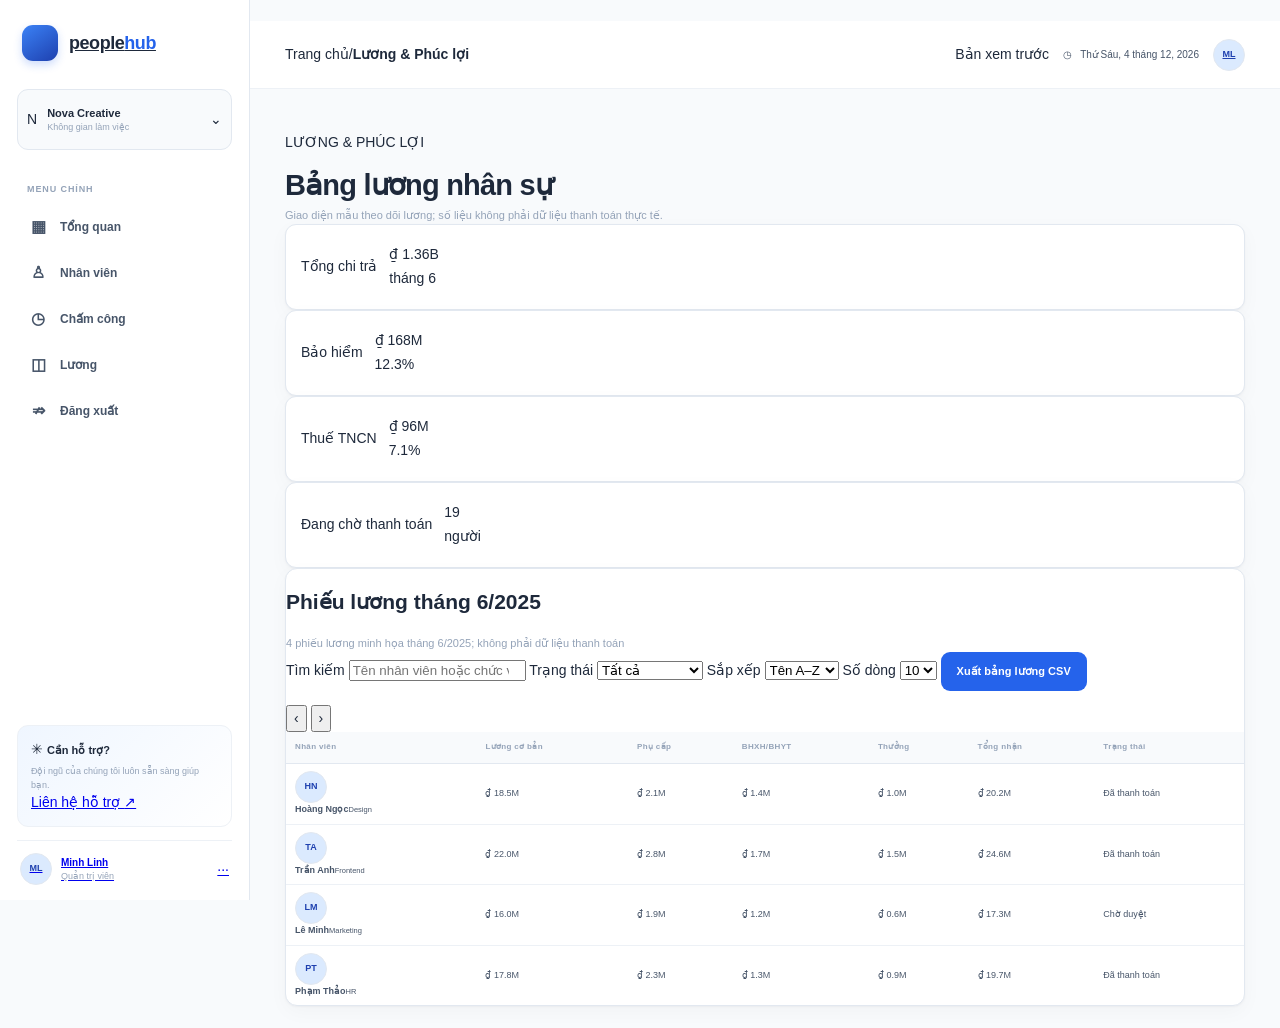
<file: payroll.html>
<!doctype html>
<html lang="vi">
  <head>
    <meta charset="utf-8">
    <meta name="viewport" content="width=device-width, initial-scale=1">
    <title>PeopleHub — Lương & Phúc lợi</title>
    <link rel="preconnect" href="https://fonts.googleapis.com">
    <link rel="preconnect" href="https://fonts.gstatic.com" crossorigin>
    <link href="https://fonts.googleapis.com/css2?family=DM+Sans:wght@400;500;600;700&family=Manrope:wght@400;500;600;700;800&display=swap" rel="stylesheet">
    <link rel="stylesheet" href="styles.css">
    <script defer src="app.js"></script>
  </head>
  <body>
    <a class="skip-link" href="#main-content">Chuyển đến nội dung chính</a>
    <div class="app-shell">
      <aside class="sidebar" aria-label="Thanh điều hướng">
        <a class="brand" href="index.html" aria-label="PeopleHub, về tổng quan">
          <span class="brand-mark" aria-hidden="true"><span></span><span></span><span></span></span>
          <span>people<span>hub</span></span>
        </a>

        <div class="workspace">
          <span class="workspace-icon" aria-hidden="true">N</span>
          <span class="workspace-copy"><strong>Nova Creative</strong><small>Không gian làm việc</small></span>
          <span class="chevron" aria-hidden="true">⌄</span>
        </div>

        <nav class="side-nav" aria-label="Điều hướng chính">
          <p class="nav-label">MENU CHÍNH</p>
          <a class="nav-link" href="index.html">
            <span class="nav-icon" aria-hidden="true">▦</span>Tổng quan
          </a>
          <a class="nav-link" href="employees.html">
            <span class="nav-icon" aria-hidden="true">♙</span>Nhân viên
          </a>
          <a class="nav-link" href="attendance.html">
            <span class="nav-icon" aria-hidden="true">◷</span>Chấm công
          </a>
          <a class="nav-link is-active" href="payroll.html" aria-current="page">
            <span class="nav-icon" aria-hidden="true">◫</span>Lương
          </a>
          <a class="nav-link" href="login.html">
            <span class="nav-icon" aria-hidden="true">⇏</span>Đăng xuất
          </a>
        </nav>

        <div class="sidebar-bottom">
          <div class="help-card">
            <span class="help-sparkle" aria-hidden="true">✳</span>
            <strong>Cần hỗ trợ?</strong>
            <p>Đội ngũ của chúng tôi luôn sẵn sàng giúp bạn.</p>
            <a href="mailto:support@peoplehub.vn">Liên hệ hỗ trợ <span aria-hidden="true">↗</span></a>
          </div>
          <a class="user-profile" href="index.html">
            <span class="avatar avatar-violet">ML</span>
            <span class="user-copy"><strong>Minh Linh</strong><small>Quản trị viên</small></span>
            <span class="chevron" aria-hidden="true">···</span>
          </a>
        </div>
      </aside>

      <main class="main-area" id="main-content">
        <header class="topbar">
          <div class="breadcrumbs"><span>Trang chủ</span><span aria-hidden="true">/</span><strong>Lương & Phúc lợi</strong></div>
          <div class="topbar-actions">
            <span class="sync-status" role="status" aria-label="Dữ liệu minh họa"><span class="sync-label">Bản xem trước</span></span>
            <span class="today-label"><span aria-hidden="true">◷</span><time data-current-date></time></span>
            <a class="topbar-avatar avatar avatar-violet" href="index.html" aria-label="Hồ sơ Minh Linh">ML</a>
          </div>
        </header>

        <div class="page-content">
          <section class="page-hero" aria-labelledby="page-title">
            <div>
              <p class="overline">LƯƠNG & PHÚC LỢI</p>
              <h1 id="page-title">Bảng lương nhân sự</h1>
              <p class="page-subtitle">Giao diện mẫu theo dõi lương; số liệu không phải dữ liệu thanh toán thực tế.</p>
            </div>
          </section>

          <section class="summary-row" aria-label="Tổng quan lương">
            <article class="summary-card">
              <div class="summary-label">Tổng chi trả</div>
              <div class="summary-number">₫ 1.36B <span>tháng 6</span></div>
            </article>
            <article class="summary-card">
              <div class="summary-label">Bảo hiểm</div>
              <div class="summary-number">₫ 168M <span>12.3%</span></div>
            </article>
            <article class="summary-card">
              <div class="summary-label">Thuế TNCN</div>
              <div class="summary-number">₫ 96M <span>7.1%</span></div>
            </article>
            <article class="summary-card">
              <div class="summary-label">Đang chờ thanh toán</div>
              <div class="summary-number">19 <span>người</span></div>
            </article>
          </section>

          <section class="panel data-panel" aria-labelledby="payroll-table-title">
            <div class="data-header">
              <div>
                <h2 id="payroll-table-title">Phiếu lương tháng 6/2025</h2>
                <p class="page-subtitle">4 phiếu lương minh họa tháng 6/2025; không phải dữ liệu thanh toán</p>
              </div>
            </div>

            <div class="data-table-tools" data-table-controls>
              <label class="table-search">
                <span>Tìm kiếm</span>
                <input type="search" data-table-search placeholder="Tên nhân viên hoặc chức vụ" aria-label="Tìm kiếm phiếu lương">
              </label>
              <label class="table-control">
                <span>Trạng thái</span>
                <select data-filter-column="6" aria-label="Lọc theo trạng thái thanh toán">
                  <option value="">Tất cả</option>
                  <option>Đã thanh toán</option>
                  <option>Chờ duyệt</option>
                </select>
              </label>
              <label class="table-control">
                <span>Sắp xếp</span>
                <select data-table-sort aria-label="Sắp xếp theo tên nhân viên">
                  <option value="asc">Tên A–Z</option>
                  <option value="desc">Tên Z–A</option>
                </select>
              </label>
              <label class="table-control page-size-control">
                <span>Số dòng</span>
                <select data-page-size aria-label="Số dòng trên mỗi trang">
                  <option value="10">10</option>
                  <option value="20">20</option>
                  <option value="50">50</option>
                  <option value="all">All</option>
                </select>
              </label>
              <button class="action-button primary" type="button" data-export-table>Xuất bảng lương CSV</button>
              <p class="pagination-summary" data-pagination-summary role="status" aria-live="polite"></p>
              <div class="pagination-actions" aria-label="Điều hướng trang">
                <button class="page-button" type="button" data-page-prev aria-label="Trang trước">‹</button>
                <button class="page-button" type="button" data-page-next aria-label="Trang sau">›</button>
              </div>
            </div>

            <div class="data-table-wrapper">
              <table class="data-table" aria-labelledby="payroll-table-title">
                <thead>
                  <tr>
                    <th scope="col">Nhân viên</th>
                    <th scope="col">Lương cơ bản</th>
                    <th scope="col">Phụ cấp</th>
                    <th scope="col">BHXH/BHYT</th>
                    <th scope="col">Thưởng</th>
                    <th scope="col">Tổng nhận</th>
                    <th scope="col">Trạng thái</th>
                  </tr>
                </thead>
                <tbody>
                  <tr>
                    <td><div class="employee-cell"><span class="avatar avatar-coral">HN</span><span><strong>Hoàng Ngọc</strong><small>Design</small></span></div></td>
                    <td>₫ 18.5M</td>
                    <td>₫ 2.1M</td>
                    <td>₫ 1.4M</td>
                    <td>₫ 1.0M</td>
                    <td>₫ 20.2M</td>
                    <td><span class="status-badge positive">Đã thanh toán</span></td>
                  </tr>
                  <tr>
                    <td><div class="employee-cell"><span class="avatar avatar-blue">TA</span><span><strong>Trần Anh</strong><small>Frontend</small></span></div></td>
                    <td>₫ 22.0M</td>
                    <td>₫ 2.8M</td>
                    <td>₫ 1.7M</td>
                    <td>₫ 1.5M</td>
                    <td>₫ 24.6M</td>
                    <td><span class="status-badge positive">Đã thanh toán</span></td>
                  </tr>
                  <tr>
                    <td><div class="employee-cell"><span class="avatar avatar-yellow">LM</span><span><strong>Lê Minh</strong><small>Marketing</small></span></div></td>
                    <td>₫ 16.0M</td>
                    <td>₫ 1.9M</td>
                    <td>₫ 1.2M</td>
                    <td>₫ 0.6M</td>
                    <td>₫ 17.3M</td>
                    <td><span class="status-badge warning">Chờ duyệt</span></td>
                  </tr>
                  <tr>
                    <td><div class="employee-cell"><span class="avatar avatar-green">PT</span><span><strong>Phạm Thảo</strong><small>HR</small></span></div></td>
                    <td>₫ 17.8M</td>
                    <td>₫ 2.3M</td>
                    <td>₫ 1.3M</td>
                    <td>₫ 0.9M</td>
                    <td>₫ 19.7M</td>
                    <td><span class="status-badge positive">Đã thanh toán</span></td>
                  </tr>
                </tbody>
              </table>
            </div>
          </section>
        </div>
      </main>
    </div>
  </body>
</html>
</file>
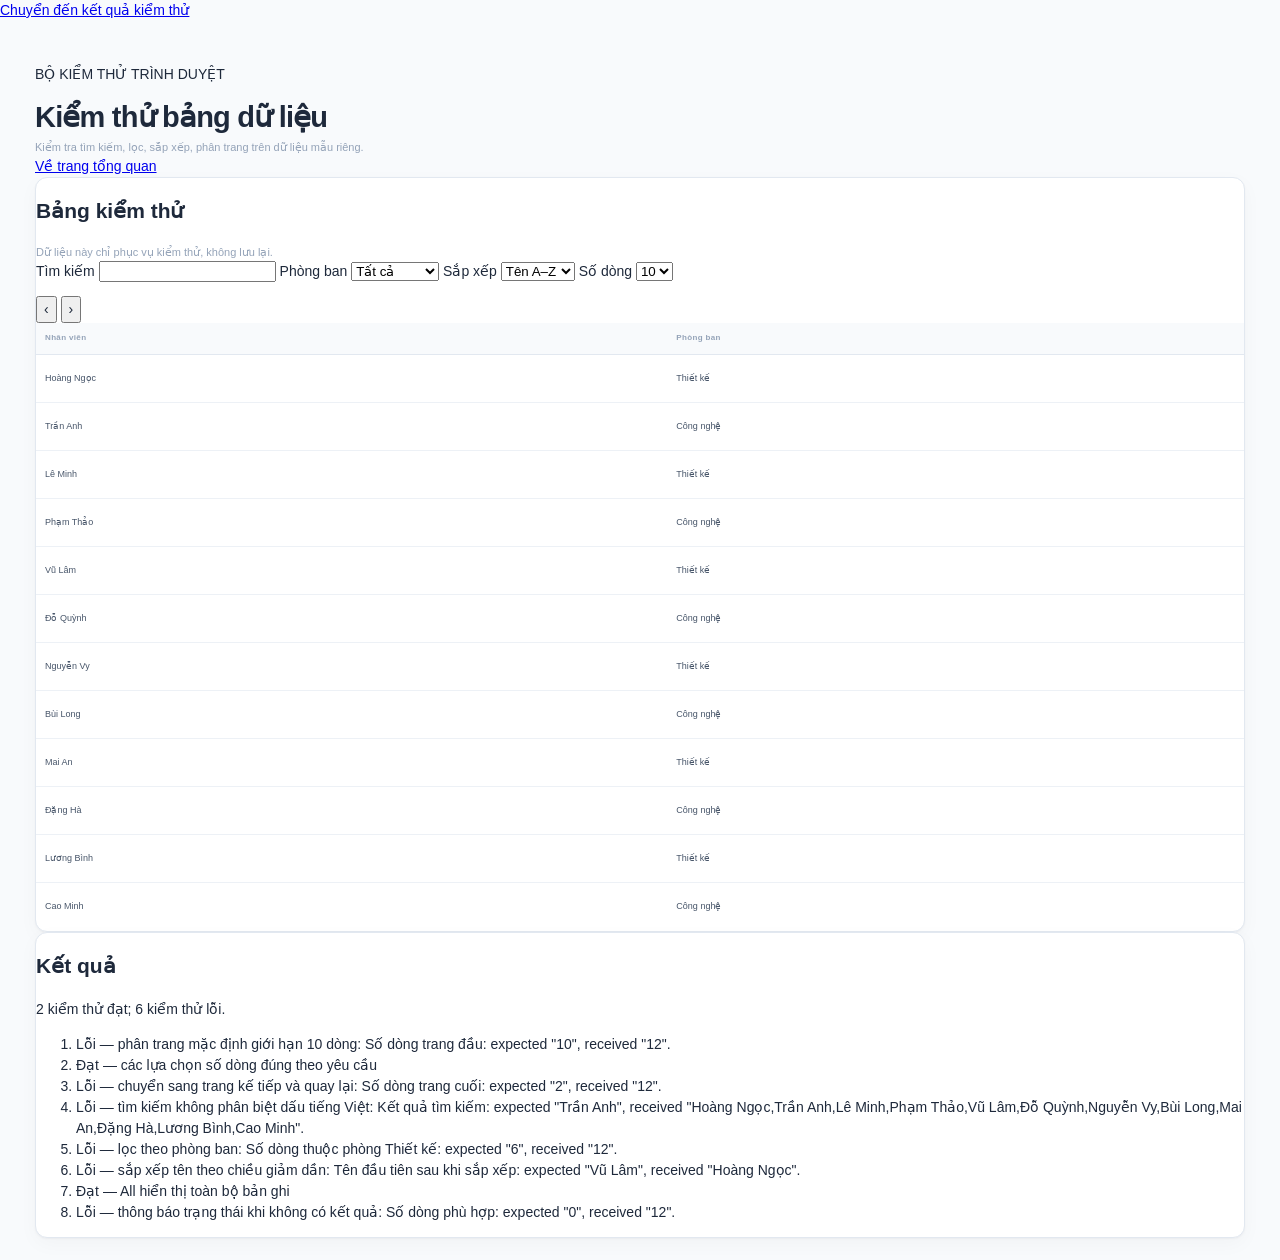
<file: tests.html>
<!doctype html>
<html lang="vi">
  <head>
    <meta charset="utf-8">
    <meta name="viewport" content="width=device-width, initial-scale=1">
    <title>PeopleHub — Kiểm thử bảng</title>
    <link rel="stylesheet" href="styles.css">
    <script defer src="app.js"></script>
    <script defer src="tests.js"></script>
  </head>
  <body>
    <a class="skip-link" href="#test-runner">Chuyển đến kết quả kiểm thử</a>
    <main class="page-content" id="test-runner">
      <section class="page-hero">
        <div>
          <p class="overline">BỘ KIỂM THỬ TRÌNH DUYỆT</p>
          <h1>Kiểm thử bảng dữ liệu</h1>
          <p class="page-subtitle">Kiểm tra tìm kiếm, lọc, sắp xếp, phân trang trên dữ liệu mẫu riêng.</p>
        </div>
        <a class="secondary-button" href="index.html">Về trang tổng quan</a>
      </section>

      <section class="panel data-panel" aria-labelledby="test-table-title">
        <div class="data-header">
          <div>
            <h2 id="test-table-title">Bảng kiểm thử</h2>
            <p class="page-subtitle">Dữ liệu này chỉ phục vụ kiểm thử, không lưu lại.</p>
          </div>
        </div>
        <div class="data-table-tools" data-table-controls>
          <label class="table-search">
            <span>Tìm kiếm</span>
            <input type="search" data-table-search aria-label="Tìm kiếm trong bảng kiểm thử">
          </label>
          <label class="table-control">
            <span>Phòng ban</span>
            <select data-filter-column="1" aria-label="Lọc phòng ban kiểm thử">
              <option value="">Tất cả</option>
              <option>Thiết kế</option>
              <option>Công nghệ</option>
            </select>
          </label>
          <label class="table-control">
            <span>Sắp xếp</span>
            <select data-table-sort aria-label="Sắp xếp bảng kiểm thử">
              <option value="asc">Tên A–Z</option>
              <option value="desc">Tên Z–A</option>
            </select>
          </label>
          <label class="table-control page-size-control">
            <span>Số dòng</span>
            <select data-page-size aria-label="Số dòng kiểm thử">
              <option value="10">10</option>
              <option value="20">20</option>
              <option value="50">50</option>
              <option value="all">All</option>
            </select>
          </label>
          <p class="pagination-summary" data-pagination-summary role="status" aria-live="polite"></p>
          <div class="pagination-actions" aria-label="Điều hướng trang kiểm thử">
            <button class="page-button" type="button" data-page-prev aria-label="Trang trước">‹</button>
            <button class="page-button" type="button" data-page-next aria-label="Trang sau">›</button>
          </div>
        </div>
        <div class="data-table-wrapper">
          <table class="data-table" aria-labelledby="test-table-title">
            <thead>
              <tr>
                <th scope="col">Nhân viên</th>
                <th scope="col">Phòng ban</th>
              </tr>
            </thead>
            <tbody data-test-rows>
              <tr><td>Hoàng Ngọc</td><td>Thiết kế</td></tr>
              <tr><td>Trần Anh</td><td>Công nghệ</td></tr>
              <tr><td>Lê Minh</td><td>Thiết kế</td></tr>
              <tr><td>Phạm Thảo</td><td>Công nghệ</td></tr>
              <tr><td>Vũ Lâm</td><td>Thiết kế</td></tr>
              <tr><td>Đỗ Quỳnh</td><td>Công nghệ</td></tr>
              <tr><td>Nguyễn Vy</td><td>Thiết kế</td></tr>
              <tr><td>Bùi Long</td><td>Công nghệ</td></tr>
              <tr><td>Mai An</td><td>Thiết kế</td></tr>
              <tr><td>Đặng Hà</td><td>Công nghệ</td></tr>
              <tr><td>Lương Bình</td><td>Thiết kế</td></tr>
              <tr><td>Cao Minh</td><td>Công nghệ</td></tr>
            </tbody>
          </table>
        </div>
      </section>

      <section class="panel test-results" aria-labelledby="test-results-title">
        <h2 id="test-results-title">Kết quả</h2>
        <p data-test-summary role="status" aria-live="polite">Đang chạy kiểm thử…</p>
        <ol data-test-output></ol>
      </section>
    </main>
  </body>
</html>
</file>
<file: styles.css>
﻿      :root {
        color-scheme: light;
        font-family: "Segoe UI", Roboto, Helvetica, Arial, sans-serif;
        --blue: #2563eb;
        --blue-dark: #1e40af;
        --blue-soft: #eff6ff;
        --green: #0f9f6e;
        --green-soft: #eaf8f1;
        --red: #dc4c4c;
        --red-soft: #fef0f0;
        --amber: #dc8a17;
        --amber-soft: #fff6e8;
        --purple: #805ad5;
        --purple-soft: #f2edff;
        --cyan: #0891b2;
        --cyan-soft: #e8f8fb;
        --pink: #db4e8a;
        --canvas: #f8fafc;
        --surface: #fff;
        --surface-muted: #f8fafc;
        --surface-hover: #f1f5f9;
        --text: #1e293b;
        --text-secondary: #475569;
        --text-muted: #94a3b8;
        --border: #e2e8f0;
        --border-soft: #edf1f6;
        --shadow: 0 1px 2px rgb(15 23 42 / 4%), 0 6px 20px rgb(15 23 42 / 3%);
        --sidebar-width: 250px;
        color: var(--text);
        background: var(--canvas);
      }

      :root[data-theme="dark"] {
        color-scheme: dark;
        --blue-soft: #172a4b;
        --green-soft: #15372c;
        --red-soft: #3b2024;
        --amber-soft: #392b1c;
        --purple-soft: #2c2148;
        --cyan-soft: #123541;
        --canvas: #0b1220;
        --surface: #111b2b;
        --surface-muted: #152033;
        --surface-hover: #1d2a3d;
        --text: #e5edf7;
        --text-secondary: #bcc9d9;
        --text-muted: #8494aa;
        --border: #26364a;
        --border-soft: #202f43;
        --shadow: 0 1px 2px rgb(0 0 0 / 18%), 0 8px 24px rgb(0 0 0 / 12%);
      }

      * { box-sizing: border-box; }
      html { min-width: 320px; min-height: 100%; scroll-behavior: smooth; }
      body { min-width: 320px; min-height: 100vh; margin: 0; background: var(--canvas); color: var(--text); font-size: 14px; line-height: 1.5; transition: background-color .2s, color .2s; }
      button { color: inherit; font: inherit; }
      button:focus-visible { outline: 3px solid rgb(37 99 235 / 35%); outline-offset: 2px; }
      [hidden] { display: none !important; }

      .app-shell { min-height: 100vh; }
      .sidebar { position: fixed; z-index: 30; inset: 0 auto 0 0; display: flex; width: var(--sidebar-width); flex-direction: column; padding: 25px 17px 15px; border-right: 1px solid var(--border); background: var(--surface); transition: width .2s, transform .2s, background-color .2s; }
      .brand { display: flex; align-items: center; gap: 11px; margin: 0 0 28px 5px; color: var(--text); font-size: 18px; font-weight: 750; letter-spacing: -.45px; }
      .brand-mark { display: grid; width: 36px; height: 36px; place-items: center; border-radius: 11px; background: linear-gradient(145deg, #3b82f6, #1e40af); box-shadow: 0 4px 9px rgb(37 99 235 / 22%); color: #fff; font-size: 19px; font-weight: 800; }
      .brand span:last-child span { color: var(--blue); }
      .workspace { display: flex; min-height: 61px; align-items: center; gap: 10px; padding: 9px; border: 1px solid var(--border); border-radius: 11px; background: var(--surface-muted); }
      .workspace-mark { display: grid; width: 35px; height: 35px; flex: 0 0 35px; place-items: center; border-radius: 10px; background: #dbeafe; color: var(--blue-dark); font-weight: 800; }
      .workspace-copy { display: grid; min-width: 0; flex: 1; }
      .workspace-copy strong { overflow: hidden; font-size: 11px; text-overflow: ellipsis; white-space: nowrap; }
      .workspace-copy small { color: var(--text-muted); font-size: 9px; }
      .workspace-arrow { color: var(--text-muted); }
      .side-nav { display: grid; gap: 4px; margin-top: 24px; }
      .nav-label { margin: 9px 0 5px 10px; color: var(--text-muted); font-size: 9px; font-weight: 750; letter-spacing: .9px; }
      .nav-link { display: flex; min-height: 42px; align-items: center; gap: 12px; padding: 0 11px; border-radius: 9px; color: var(--text-secondary); font-size: 12px; font-weight: 600; text-decoration: none; transition: color .2s, background .2s, transform .2s; }
      .nav-link:hover { transform: translateX(2px); background: var(--surface-hover); color: var(--blue); }
      .nav-link.active { background: var(--blue-soft); color: var(--blue-dark); font-weight: 700; }
      .nav-icon { display: grid; width: 20px; flex: 0 0 20px; place-items: center; font-size: 16px; }
      .nav-badge { display: grid; min-width: 20px; height: 20px; place-items: center; margin-left: auto; padding: 0 5px; border-radius: 20px; background: var(--amber-soft); color: var(--amber); font-size: 9px; }
      .sidebar-bottom { margin-top: auto; }
      .help-card { padding: 13px; border: 1px solid var(--border-soft); border-radius: 11px; background: linear-gradient(135deg, var(--blue-soft), var(--surface)); }
      .help-card strong { font-size: 11px; }
      .help-card p { margin: 5px 0 0; color: var(--text-muted); font-size: 9px; }
      .user-profile { display: flex; align-items: center; gap: 9px; margin-top: 13px; padding: 12px 3px 0; border-top: 1px solid var(--border-soft); }
      .avatar { display: grid; width: 32px; height: 32px; flex: 0 0 32px; place-items: center; border: 1px solid var(--border); border-radius: 50%; background: #dbeafe; color: var(--blue-dark); font-size: 9px; font-weight: 800; }
      .user-copy { display: grid; flex: 1; }
      .user-copy strong { font-size: 10px; }
      .user-copy small { color: var(--text-muted); font-size: 9px; }
      .collapse-button { display: grid; width: 25px; height: 25px; place-items: center; border: 1px solid var(--border); border-radius: 7px; background: var(--surface); color: var(--text-muted); cursor: pointer; }
      .sidebar-header { position: relative; display: flex; align-items: center; justify-content: space-between; }
      .sidebar-header .brand { margin-right: 6px; }
      .sidebar-overlay { display: none; }
      .main-area { min-height: 100vh; margin-left: var(--sidebar-width); transition: margin-left .2s; }
      .topbar { position: sticky; z-index: 15; top: 0; display: flex; height: 68px; align-items: center; justify-content: space-between; padding: 0 35px; border-bottom: 1px solid var(--border-soft); background: color-mix(in srgb, var(--surface) 94%, transparent); backdrop-filter: blur(12px); }
      .topbar-start, .topbar-actions { display: flex; align-items: center; gap: 14px; }
      .breadcrumb { display: flex; align-items: center; gap: 8px; color: var(--text-muted); font-size: 11px; }
      .breadcrumb strong { color: var(--text); font-weight: 700; }
      .today-label { display: flex; align-items: center; gap: 8px; color: var(--text-secondary); font-size: 10px; }
      .today-dot { width: 7px; height: 7px; border-radius: 50%; background: var(--green); box-shadow: 0 0 0 3px var(--green-soft); }
      .icon-button { display: grid; width: 35px; height: 35px; place-items: center; border: 1px solid var(--border); border-radius: 9px; background: var(--surface); cursor: pointer; font-size: 16px; transition: border-color .2s, background .2s, transform .2s; }
      .icon-button:hover { transform: translateY(-1px); border-color: #bfdbfe; background: var(--blue-soft); color: var(--blue); }
      .menu-toggle { display: none; }
      .page-content { width: min(100%, 1500px); margin: 0 auto; padding: 29px 35px 22px; }
      .page-heading { display: flex; min-height: 74px; align-items: flex-end; justify-content: space-between; gap: 16px; margin-bottom: 21px; }
      .eyebrow { margin: 0 0 5px; color: var(--blue); font-size: 9px; font-weight: 800; letter-spacing: 1px; }
      h1 { margin: 0 0 4px; font-size: clamp(24px, 2.3vw, 29px); font-weight: 750; letter-spacing: -.8px; line-height: 1.25; }
      .page-subtitle { margin: 0; color: var(--text-muted); font-size: 11px; }

      .stats-grid { display: grid; grid-template-columns: repeat(4, minmax(0, 1fr)); gap: 13px; margin-bottom: 17px; }
      .stat-card { min-width: 0; padding: 15px 16px 14px; border: 1px solid var(--border); border-radius: 12px; background: var(--surface); box-shadow: var(--shadow); transition: transform .2s, box-shadow .2s, border-color .2s; }
      .stat-card:hover { transform: translateY(-2px); border-color: #cbdcf7; box-shadow: 0 10px 22px rgb(15 23 42 / 7%); }
      .stat-top { display: flex; align-items: center; justify-content: space-between; margin-bottom: 11px; }
      .stat-icon { display: grid; width: 34px; height: 34px; place-items: center; border-radius: 10px; font-size: 16px; }
      .icon-blue { background: var(--blue-soft); color: var(--blue); }
      .icon-green { background: var(--green-soft); color: var(--green); }
      .icon-purple { background: var(--purple-soft); color: var(--purple); }
      .icon-amber { background: var(--amber-soft); color: var(--amber); }
      .change { padding: 4px 7px; border-radius: 20px; font-size: 9px; font-weight: 700; white-space: nowrap; }
      .change.up { background: var(--green-soft); color: var(--green); }
      .change.down { background: var(--red-soft); color: var(--red); }
      .stat-label { margin: 0 0 2px; color: var(--text-secondary); font-size: 10px; font-weight: 600; }
      .stat-value { display: block; overflow: hidden; font-size: clamp(23px, 2.4vw, 28px); font-weight: 750; letter-spacing: -.8px; line-height: 1.3; text-overflow: ellipsis; white-space: nowrap; }
      .stat-value.currency { font-size: clamp(18px, 2vw, 23px); letter-spacing: -.5px; }
      .stat-foot { display: block; margin-top: 4px; color: var(--text-muted); font-size: 9px; }

      .charts-grid { display: grid; grid-template-columns: minmax(0, 1.2fr) minmax(310px, .8fr); gap: 14px; margin-bottom: 14px; }
      .panel { min-width: 0; border: 1px solid var(--border); border-radius: 12px; background: var(--surface); box-shadow: var(--shadow); }
      .chart-panel { padding: 17px 19px 14px; }
      .panel-heading { display: flex; align-items: flex-start; justify-content: space-between; gap: 12px; }
      .panel-heading h2 { margin: 0; font-size: 13px; font-weight: 720; letter-spacing: -.15px; }
      .panel-heading p { margin: 4px 0 0; color: var(--text-muted); font-size: 9px; }
      .period-tag { display: inline-flex; min-height: 25px; align-items: center; gap: 6px; padding: 0 8px; border-radius: 7px; background: var(--surface-muted); color: var(--text-secondary); font-size: 9px; }
      .legend-dot { width: 7px; height: 7px; border-radius: 2px; background: var(--blue); }
      .bar-chart { display: grid; height: 214px; grid-template-columns: 30px minmax(0, 1fr); gap: 8px; margin-top: 16px; }
      .bar-y-axis { display: flex; flex-direction: column; justify-content: space-between; padding-bottom: 22px; color: var(--text-muted); font-size: 8px; text-align: right; }
      .bar-plot { position: relative; min-width: 0; }
      .bar-gridlines { position: absolute; inset: 0 0 22px; display: flex; flex-direction: column; justify-content: space-between; }
      .bar-gridlines i { width: 100%; border-top: 1px dashed var(--border); }
      .bar-groups { position: absolute; inset: 0 5px; display: grid; grid-template-columns: repeat(6, minmax(0, 1fr)); align-items: end; gap: clamp(7px, 2vw, 20px); }
      .bar-group { display: flex; height: 100%; flex-direction: column; align-items: center; justify-content: flex-end; gap: 5px; }
      .bar-value { color: var(--text-muted); font-size: 8px; }
      .bar { display: block; width: min(34px, 65%); height: var(--bar-height); max-height: calc(100% - 44px); min-height: 7px; border-radius: 5px 5px 2px 2px; background: linear-gradient(180deg, #60a5fa, #3b82f6); transition: height .35s ease, filter .2s; }
      .bar-group:hover .bar { filter: brightness(.92); }
      .bar-group.current .bar { background: linear-gradient(180deg, #3b82f6, #1e40af); }
      .bar-month { height: 16px; color: var(--text-muted); font-size: 8px; text-transform: capitalize; }
      .department-panel { padding: 17px 19px 14px; }
      .department-content { display: flex; min-height: 192px; align-items: center; justify-content: center; gap: clamp(15px, 3vw, 28px); }
      .donut-wrap { position: relative; display: grid; width: 158px; height: 158px; flex: 0 0 158px; place-items: center; }
      .donut { width: 100%; height: 100%; border-radius: 50%; background: conic-gradient(var(--blue) 0% 25%, var(--green) 25% 45%, var(--amber) 45% 62%, var(--purple) 62% 77%, var(--cyan) 77% 90%, var(--pink) 90% 100%); }
      .donut::after { position: absolute; inset: 25px; border-radius: 50%; background: var(--surface); content: ""; }
      .donut-center { position: absolute; z-index: 1; display: grid; justify-items: center; }
      .donut-center strong { font-size: 24px; font-weight: 750; letter-spacing: -.7px; line-height: 1.2; }
      .donut-center span { color: var(--text-muted); font-size: 9px; }
      .department-legend { display: grid; min-width: 105px; gap: 8px; }
      .legend-row { display: grid; grid-template-columns: 9px minmax(60px, 1fr) auto; align-items: center; gap: 6px; color: var(--text-secondary); font-size: 8px; }
      .legend-swatch { width: 8px; height: 8px; border-radius: 3px; background: var(--legend-color); }
      .legend-name { overflow: hidden; text-overflow: ellipsis; white-space: nowrap; }
      .legend-count { color: var(--text); font-weight: 700; }

      .bottom-grid { display: grid; grid-template-columns: minmax(0, 1.2fr) minmax(330px, .8fr); gap: 14px; align-items: stretch; }
      .activity-panel, .calendar-panel { overflow: hidden; }
      .panel-inner { padding: 17px 19px; }
      .activity-table-wrap { margin-top: 11px; }
      table { width: 100%; border-collapse: collapse; text-align: left; }
      thead { background: var(--surface-muted); }
      th { height: 32px; padding: 0 9px; border-bottom: 1px solid var(--border); color: var(--text-muted); font-size: 8px; font-weight: 750; letter-spacing: .35px; white-space: nowrap; }
      td { height: 48px; padding: 7px 9px; border-bottom: 1px solid var(--border-soft); color: var(--text-secondary); font-size: 9px; }
      tbody tr:last-child td { border-bottom: 0; }
      tbody tr:hover { background: var(--surface-muted); }
      .activity-type { display: flex; min-width: 0; align-items: center; gap: 9px; }
      .activity-icon { display: grid; width: 29px; height: 29px; flex: 0 0 29px; place-items: center; border-radius: 9px; font-size: 12px; }
      .activity-icon.blue { background: var(--blue-soft); color: var(--blue); }
      .activity-icon.green { background: var(--green-soft); color: var(--green); }
      .activity-icon.amber { background: var(--amber-soft); color: var(--amber); }
      .activity-icon.purple { background: var(--purple-soft); color: var(--purple); }
      .activity-copy { display: grid; min-width: 0; gap: 2px; }
      .activity-copy strong { overflow: hidden; color: var(--text); font-size: 9px; font-weight: 650; text-overflow: ellipsis; white-space: nowrap; }
      .activity-copy small { overflow: hidden; color: var(--text-muted); font-size: 8px; text-overflow: ellipsis; white-space: nowrap; }
      .activity-time { color: var(--text-muted); font-size: 8px; white-space: nowrap; }
      .calendar-panel { padding: 17px 17px 15px; }
      .calendar-heading { display: flex; align-items: center; justify-content: space-between; gap: 10px; }
      .calendar-heading h2 { margin: 0; font-size: 13px; font-weight: 720; }
      .calendar-heading p { margin: 3px 0 0; color: var(--text-muted); font-size: 9px; }
      .month-controls { display: flex; gap: 5px; }
      .month-button { display: grid; width: 27px; height: 27px; place-items: center; border: 1px solid var(--border); border-radius: 7px; background: var(--surface); color: var(--text-secondary); cursor: pointer; transition: background .2s, color .2s, border-color .2s; }
      .month-button:hover { border-color: #bfdbfe; background: var(--blue-soft); color: var(--blue); }
      .calendar-month-title { margin: 14px 0 8px; color: var(--text); font-size: 11px; font-weight: 700; text-align: center; text-transform: capitalize; }
      .calendar-grid { display: grid; grid-template-columns: repeat(7, minmax(0, 1fr)); gap: 3px; }
      .weekday { display: grid; height: 23px; place-items: center; color: var(--text-muted); font-size: 8px; font-weight: 650; }
      .calendar-day { position: relative; display: grid; min-width: 0; aspect-ratio: 1.25; place-items: center; border: 1px solid transparent; border-radius: 7px; background: transparent; color: var(--text-secondary); cursor: pointer; font-size: 9px; transition: background .15s, border .15s, color .15s; }
      .calendar-day:hover { background: var(--surface-hover); }
      .calendar-day.other-month { color: var(--text-muted); opacity: .5; }
      .calendar-day.today { border-color: #93b4f7; color: var(--blue); font-weight: 750; }
      .calendar-day.has-leave { background: var(--amber-soft); color: var(--amber); font-weight: 700; }
      .calendar-day.selected { border-color: var(--blue); background: var(--blue); color: #fff; font-weight: 750; }
      .day-indicator { position: absolute; bottom: 3px; width: 4px; height: 4px; border-radius: 50%; background: var(--amber); }
      .calendar-day.selected .day-indicator { background: #fff; }
      .calendar-detail { min-height: 64px; margin-top: 10px; padding: 10px 11px; border: 1px solid var(--border-soft); border-radius: 9px; background: var(--surface-muted); }
      .calendar-detail h3 { margin: 0 0 6px; font-size: 9px; font-weight: 700; }
      .leave-chips { display: flex; flex-wrap: wrap; gap: 5px; }
      .leave-chip { display: inline-flex; align-items: center; gap: 5px; padding: 4px 7px; border-radius: 20px; background: var(--amber-soft); color: var(--amber); font-size: 8px; }
      .leave-chip span { color: var(--text-muted); }
      .calendar-empty { margin: 0; color: var(--text-muted); font-size: 8px; }
      .calendar-legend { display: flex; align-items: center; gap: 6px; margin-top: 9px; color: var(--text-muted); font-size: 8px; }
      .calendar-legend .day-indicator { position: static; display: inline-block; }
      .footer { padding: 19px 0 0; color: var(--text-muted); font-size: 9px; text-align: center; }

      .module-view { min-height: calc(100vh - 125px); }
      .module-heading { display: flex; align-items: flex-end; justify-content: space-between; gap: 18px; margin-bottom: 22px; }
      .module-heading .page-subtitle { margin-top: 7px; }
      .action-button { display: inline-flex; min-height: 39px; align-items: center; justify-content: center; gap: 7px; padding: 0 15px; border: 1px solid transparent; border-radius: 9px; font-size: 11px; font-weight: 700; cursor: pointer; transition: transform .2s, box-shadow .2s, background .2s; }
      .action-button:hover { transform: translateY(-1px); box-shadow: 0 5px 13px rgb(37 99 235 / 14%); }
      .action-button.primary { background: var(--blue); color: #fff; }
      .action-button.primary:hover { background: var(--blue-dark); }
      .action-button.secondary { border-color: var(--border); background: var(--surface); color: var(--text-secondary); }
      .module-toolbar { display: flex; align-items: center; gap: 10px; padding: 16px 18px; border-bottom: 1px solid var(--border-soft); }
      .search-box { display: flex; width: min(320px, 100%); height: 38px; align-items: center; gap: 8px; padding: 0 11px; border: 1px solid var(--border); border-radius: 8px; background: var(--surface); color: var(--text-muted); }
      .search-box:focus-within { border-color: var(--blue); box-shadow: 0 0 0 3px rgb(37 99 235 / 9%); }
      .search-box span { font-size: 19px; }
      .search-box input { width: 100%; border: 0; outline: 0; background: transparent; color: var(--text); font: inherit; font-size: 11px; }
      .filter-select, .period-controls select { min-height: 38px; padding: 0 29px 0 10px; border: 1px solid var(--border); border-radius: 8px; background: var(--surface); color: var(--text-secondary); font: inherit; font-size: 10px; }
      .record-count { margin-left: auto; color: var(--text-muted); font-size: 10px; white-space: nowrap; }
      .data-panel { overflow: hidden; }
      .table-scroll { width: 100%; overflow-x: auto; }
      .module-table { width: 100%; border-collapse: collapse; text-align: left; white-space: nowrap; }
      .module-table th { padding: 12px 13px; border-bottom: 1px solid var(--border); background: var(--surface-muted); color: var(--text-muted); font-size: 9px; font-weight: 750; letter-spacing: .35px; }
      .module-table td { padding: 12px 13px; border-bottom: 1px solid var(--border-soft); color: var(--text-secondary); font-size: 10px; }
      .module-table tbody tr { transition: background .15s; }
      .module-table tbody tr:hover { background: var(--surface-muted); }
      .module-table tbody tr:last-child td { border-bottom: 0; }
      .person-cell { display: flex; min-width: 165px; align-items: center; gap: 9px; }
      .person-cell > span:last-child { display: grid; gap: 2px; }
      .person-cell strong { color: var(--text); font-size: 10px; font-weight: 700; }
      .person-cell small { color: var(--text-muted); font-size: 9px; }
      .person-avatar { display: grid; width: 34px; height: 34px; flex: 0 0 34px; place-items: center; border-radius: 50%; background: var(--blue-soft); color: var(--blue-dark); font-size: 10px; font-weight: 800; }
      .tone-marketing { background: #fce7f3; color: #be185d; }
      .tone-tech { background: #dbeafe; color: #1d4ed8; }
      .tone-hr { background: #dcfce7; color: #15803d; }
      .tone-sales { background: #ffedd5; color: #c2410c; }
      .tone-design { background: #ede9fe; color: #6d28d9; }
      .tone-operations { background: #cffafe; color: #0e7490; }
      .employee-code { padding: 4px 7px; border-radius: 6px; background: var(--surface-muted); color: var(--text-secondary); font-size: 9px; font-weight: 700; }
      .money-cell { color: var(--text) !important; font-weight: 650; }
      .status-pill { display: inline-flex; min-height: 23px; align-items: center; padding: 0 8px; border-radius: 20px; font-size: 9px; font-weight: 650; }
      .status-active { background: var(--green-soft); color: var(--green); }
      .status-probation, .status-pending { background: var(--amber-soft); color: var(--amber); }
      .status-inactive { background: var(--red-soft); color: var(--red); }
      .row-actions { display: flex; align-items: center; gap: 5px; }
      .row-action, .pagination-button { display: grid; width: 28px; height: 28px; place-items: center; border: 1px solid var(--border); border-radius: 7px; background: var(--surface); color: var(--text-secondary); cursor: pointer; font-size: 14px; transition: background .15s, color .15s, border-color .15s; }
      .row-action:hover, .pagination-button:hover:not(:disabled) { border-color: #bfdbfe; background: var(--blue-soft); color: var(--blue); }
      .row-action.delete-action:hover { border-color: #fecaca; background: var(--red-soft); color: var(--red); }
      .row-action.approve-action { color: var(--green); }
      .row-action.approve-action:hover { border-color: #bbf7d0; background: var(--green-soft); }
      .table-pagination { display: flex; min-height: 54px; align-items: center; justify-content: space-between; padding: 0 16px; border-top: 1px solid var(--border-soft); color: var(--text-muted); font-size: 10px; }
      .table-pagination > div { display: flex; gap: 6px; }
      .pagination-button:disabled { opacity: .4; cursor: not-allowed; }
      .empty-cell { padding: 34px !important; color: var(--text-muted) !important; text-align: center; }
      .summary-cards { display: grid; grid-template-columns: repeat(3, minmax(0, 1fr)); gap: 13px; margin-bottom: 17px; }
      .summary-card { display: flex; min-height: 86px; align-items: center; gap: 12px; padding: 15px; border: 1px solid var(--border); border-radius: 11px; background: var(--surface); box-shadow: var(--shadow); }
      .summary-icon { display: grid; width: 39px; height: 39px; flex: 0 0 39px; place-items: center; border-radius: 11px; font-size: 17px; font-weight: 700; }
      .summary-icon.blue { background: var(--blue-soft); color: var(--blue); }
      .summary-icon.green { background: var(--green-soft); color: var(--green); }
      .summary-icon.purple { background: var(--purple-soft); color: var(--purple); }
      .summary-icon.amber { background: var(--amber-soft); color: var(--amber); }
      .summary-card div { display: grid; gap: 3px; }
      .summary-card small { color: var(--text-muted); font-size: 10px; }
      .summary-card strong { color: var(--text); font-size: 19px; letter-spacing: -.3px; }
      .module-panel-heading { display: flex; min-height: 70px; align-items: center; justify-content: space-between; gap: 12px; padding: 13px 17px; }
      .module-panel-heading h2 { margin: 0; color: var(--text); font-size: 13px; }
      .module-panel-heading p { margin: 4px 0 0; color: var(--text-muted); font-size: 10px; }
      .period-controls { display: flex; align-items: center; gap: 8px; }
      .period-controls select { min-width: 94px; }
      .saved-label { display: flex; align-items: center; gap: 6px; color: var(--green); font-size: 9px; }
      .saved-label i { width: 6px; height: 6px; border-radius: 50%; background: var(--green); }
      .attendance-input { display: inline-flex; width: 67px; }
      .attendance-input input { width: 100%; height: 31px; padding: 0 7px; border: 1px solid var(--border); border-radius: 6px; background: var(--surface); color: var(--text); font: inherit; font-size: 10px; }
      .attendance-input input:focus { border-color: var(--blue); outline: 2px solid rgb(37 99 235 / 12%); }
      .input-suffix { margin-left: 5px; color: var(--text-muted); font-size: 9px; }
      .compact-person { min-width: 145px; }
      .compact-person .person-avatar { width: 30px; height: 30px; flex-basis: 30px; }
      .leave-table { min-width: 900px; }
      .reason-cell { max-width: 170px; overflow: hidden; text-overflow: ellipsis; }
      .balance-value { color: var(--green); font-weight: 700; }
      .payroll-toolbar { display: flex; align-items: center; justify-content: space-between; gap: 14px; margin-bottom: 14px; color: var(--text-muted); font-size: 10px; }
      .payroll-table { min-width: 1050px; }
      .payroll-table tfoot th, .payroll-table tfoot td { padding: 13px; border-top: 1px solid var(--border); background: var(--surface-muted); color: var(--text); font-size: 10px; font-weight: 750; }
      .payroll-table tfoot tr + tr th, .payroll-table tfoot tr + tr td { border-top: 1px solid var(--border-soft); }
      .payroll-table tfoot td { color: var(--blue-dark); text-align: right; }
      .net-pay { color: var(--green) !important; font-weight: 750 !important; }
      .payroll-note { margin: 0; padding: 12px 16px 15px; color: var(--text-muted); font-size: 9px; }
      .period-tag { padding: 6px 10px; border: 1px solid var(--border); border-radius: 20px; background: var(--surface); color: var(--text-secondary); font-size: 10px; }
      .positive-number { color: var(--green) !important; font-weight: 700; }
      .negative-number { color: var(--red) !important; font-weight: 700; }
      .form-dialog { width: min(560px, calc(100% - 28px)); max-height: min(90vh, 760px); padding: 0; overflow: auto; border: 1px solid var(--border); border-radius: 14px; background: var(--surface); color: var(--text); box-shadow: 0 24px 80px rgb(15 23 42 / 25%); }
      .form-dialog::backdrop { background: rgb(15 23 42 / 45%); backdrop-filter: blur(2px); }
      .dialog-content { padding: 22px; }
      .dialog-heading { display: flex; align-items: flex-start; justify-content: space-between; margin-bottom: 20px; }
      .dialog-heading h2 { margin: 0; font-size: 19px; letter-spacing: -.4px; }
      .dialog-close { display: grid; width: 30px; height: 30px; place-items: center; border: 0; border-radius: 7px; background: var(--surface-muted); color: var(--text-secondary); cursor: pointer; font-size: 21px; }
      .form-grid { display: grid; grid-template-columns: 1fr 1fr; gap: 13px 12px; }
      .form-field { display: grid; gap: 6px; color: var(--text-secondary); font-size: 10px; font-weight: 650; }
      .full-field { grid-column: 1 / -1; }
      .form-field input, .form-field select, .form-field textarea { width: 100%; min-height: 38px; padding: 8px 10px; border: 1px solid var(--border); border-radius: 7px; background: var(--surface); color: var(--text); font: inherit; font-size: 11px; }
      .form-field textarea { resize: vertical; }
      .form-field input:focus, .form-field select:focus, .form-field textarea:focus { border-color: var(--blue); outline: 2px solid rgb(37 99 235 / 12%); }
      .form-field input[readonly] { background: var(--surface-muted); color: var(--text-muted); }
      .form-error { min-height: 16px; margin: 10px 0 0; color: var(--red); font-size: 10px; }
      .dialog-actions { display: flex; justify-content: flex-end; gap: 8px; padding-top: 12px; border-top: 1px solid var(--border-soft); }
      .toast { position: fixed; z-index: 60; right: 24px; bottom: 24px; max-width: min(380px, calc(100vw - 32px)); padding: 12px 16px; transform: translateY(12px); border: 1px solid var(--border); border-radius: 9px; background: var(--surface); box-shadow: var(--shadow); color: var(--text); font-size: 11px; opacity: 0; pointer-events: none; transition: opacity .2s, transform .2s; }
      .toast.visible { transform: translateY(0); opacity: 1; }
      .sr-only { position: absolute; width: 1px; height: 1px; padding: 0; overflow: hidden; clip: rect(0, 0, 0, 0); white-space: nowrap; border: 0; }
      .auth-screen { display: grid; min-height: 100vh; place-items: center; padding: 32px 18px 58px; background: radial-gradient(ellipse at 15% 10%, rgb(37 99 235 / 10%), transparent 40%), var(--canvas); }
      .auth-brand { position: absolute; top: 26px; left: clamp(20px, 5vw, 70px); display: flex; align-items: center; gap: 10px; color: var(--text); font-size: 16px; font-weight: 800; letter-spacing: -.3px; }
      .auth-brand b { color: var(--blue); }
      .auth-card { width: min(100%, 430px); padding: 32px; border: 1px solid var(--border); border-radius: 16px; background: var(--surface); box-shadow: 0 18px 55px rgb(15 23 42 / 8%); }
      .auth-heading { margin-bottom: 23px; text-align: center; }
      .auth-heading h1 { margin: 0 0 7px; font-size: 25px; }
      .auth-heading > p:last-child { margin: 0; color: var(--text-muted); font-size: 11px; }
      .auth-tabs { display: grid; grid-template-columns: 1fr 1fr; gap: 4px; margin-bottom: 21px; padding: 4px; border-radius: 9px; background: var(--surface-muted); }
      .auth-tab { min-height: 37px; border: 0; border-radius: 7px; background: transparent; color: var(--text-secondary); cursor: pointer; font-size: 11px; font-weight: 650; transition: color .2s, background .2s, box-shadow .2s; }
      .auth-tab.active { background: var(--surface); box-shadow: 0 1px 4px rgb(15 23 42 / 10%); color: var(--blue-dark); }
      .auth-form { display: grid; gap: 14px; }
      .auth-form .form-field { gap: 7px; }
      .auth-form .form-field input { min-height: 43px; }
      .auth-hint { margin: -3px 0 0; color: var(--text-muted); font-size: 10px; }
      .auth-error { margin: -9px 0 -5px; }
      .auth-submit { width: 100%; min-height: 43px; justify-content: space-between; padding: 0 15px; font-size: 12px; }
      .auth-footnote { margin: 18px 0 0; color: var(--text-muted); font-size: 9px; text-align: center; }
      .auth-copyright { position: absolute; bottom: 18px; margin: 0; color: var(--text-muted); font-size: 9px; }
      .logout-button { margin-left: auto; padding: 5px 7px; border: 1px solid var(--border); border-radius: 6px; background: var(--surface); color: var(--text-secondary); cursor: pointer; font-size: 8px; }
      .logout-button:hover { border-color: #fecaca; background: var(--red-soft); color: var(--red); }
      body.sidebar-collapsed .logout-button { display: none; }
      .personal-card { display: flex; align-items: center; gap: 19px; margin-bottom: 16px; padding: 22px; }
      .personal-avatar { display: grid; width: 72px; height: 72px; flex: 0 0 72px; place-items: center; border-radius: 50%; background: var(--blue-soft); color: var(--blue-dark); font-size: 21px; font-weight: 800; }
      .personal-info { min-width: 0; flex: 1; }
      .personal-info h2 { margin: 8px 0 0; color: var(--text); font-size: 18px; }
      .personal-info > p { margin: 3px 0 12px; color: var(--text-muted); font-size: 10px; }
      .personal-meta { display: grid; grid-template-columns: repeat(4, minmax(0, 1fr)); gap: 10px 18px; }
      .personal-meta > span { display: grid; gap: 3px; }
      .personal-meta small { color: var(--text-muted); font-size: 9px; }
      .personal-meta strong { overflow: hidden; color: var(--text-secondary); font-size: 10px; text-overflow: ellipsis; }
      .contact-admin { padding: 7px 10px; border: 1px solid var(--border); border-radius: 7px; color: var(--blue); font-size: 9px; font-weight: 650; text-decoration: none; white-space: nowrap; }
      .contact-admin:hover { background: var(--blue-soft); }

      body.sidebar-collapsed { --sidebar-width: 78px; }
      body.sidebar-collapsed .sidebar { padding-right: 11px; padding-left: 11px; }
      body.sidebar-collapsed .brand { justify-content: center; margin-left: 0; }
      body.sidebar-collapsed .brand > span:last-child, body.sidebar-collapsed .workspace-copy, body.sidebar-collapsed .workspace-arrow, body.sidebar-collapsed .nav-label, body.sidebar-collapsed .nav-link > span:not(.nav-icon), body.sidebar-collapsed .help-card, body.sidebar-collapsed .user-copy { display: none; }
      body.sidebar-collapsed .workspace { justify-content: center; padding: 8px 0; }
      body.sidebar-collapsed .nav-link { justify-content: center; padding: 0; }
      body.sidebar-collapsed .user-profile { justify-content: center; }
      body.sidebar-collapsed .collapse-button { position: absolute; top: 5px; right: -9px; width: 21px; height: 21px; padding: 0; background: var(--surface); }

      @media (max-width: 1150px) {
        .page-content { padding-right: 23px; padding-left: 23px; }
        .topbar { padding-right: 23px; padding-left: 23px; }
        .charts-grid { grid-template-columns: minmax(0, 1.1fr) minmax(280px, .9fr); }
        .department-content { gap: 14px; }
        .donut-wrap { width: 140px; height: 140px; flex-basis: 140px; }
      }
      @media (max-width: 900px) {
        .sidebar { width: 250px; transform: translateX(-102%); box-shadow: none; }
        .sidebar.open { transform: translateX(0); box-shadow: 8px 0 35px rgb(15 23 42 / 18%); }
        .main-area { margin-left: 0; }
        body.sidebar-collapsed { --sidebar-width: 0px; }
        body.sidebar-collapsed .sidebar { width: 250px; }
        body.sidebar-collapsed .brand > span:last-child, body.sidebar-collapsed .workspace-copy, body.sidebar-collapsed .workspace-arrow, body.sidebar-collapsed .nav-label, body.sidebar-collapsed .nav-link > span:not(.nav-icon), body.sidebar-collapsed .help-card, body.sidebar-collapsed .user-copy { display: initial; }
        body.sidebar-collapsed .workspace, body.sidebar-collapsed .nav-link, body.sidebar-collapsed .user-profile { justify-content: initial; }
        body.sidebar-collapsed .nav-link { padding: 0 11px; }
        .collapse-button { display: none; }
        .sidebar-overlay { position: fixed; z-index: 25; inset: 0; display: block; width: 100%; height: 100%; border: 0; background: rgb(15 23 42 / 38%); opacity: 0; pointer-events: none; transition: opacity .2s; }
        body.menu-open .sidebar-overlay { opacity: 1; pointer-events: auto; }
        .menu-toggle { display: grid; }
        .stats-grid { grid-template-columns: repeat(2, minmax(0, 1fr)); }
        .bottom-grid { grid-template-columns: minmax(0, 1.05fr) minmax(290px, .95fr); }
        .department-content { gap: 10px; }
        .donut-wrap { width: 125px; height: 125px; flex-basis: 125px; }
        .donut::after { inset: 21px; }
        .department-legend { gap: 6px; }
      }
      @media (max-width: 700px) {
        .topbar { height: 59px; padding: 0 15px; }
        .topbar-start, .topbar-actions { gap: 9px; }
        .today-label { font-size: 9px; }
        .page-content { padding: 22px 15px 16px; }
        .page-heading { min-height: 0; margin-bottom: 16px; }
        .page-heading h1 { font-size: 23px; }
        .page-subtitle { max-width: 270px; font-size: 10px; }
        .stats-grid { gap: 9px; margin-bottom: 11px; }
        .stat-card { padding: 12px; }
        .stat-icon { width: 30px; height: 30px; }
        .stat-top { margin-bottom: 8px; }
        .stat-label { min-height: 26px; font-size: 9px; }
        .stat-value { font-size: 23px; }
        .stat-value.currency { font-size: 16px; }
        .stat-foot { font-size: 8px; }
        .charts-grid, .bottom-grid { grid-template-columns: 1fr; gap: 11px; margin-bottom: 11px; }
        .chart-panel, .department-panel, .panel-inner { padding: 14px; }
        .bar-chart { height: 190px; }
        .department-content { min-height: 180px; gap: clamp(20px, 8vw, 55px); }
        .donut-wrap { width: 148px; height: 148px; flex-basis: 148px; }
        .donut::after { inset: 23px; }
        .department-legend { gap: 8px; }
        .legend-row { font-size: 9px; }
        .activity-table-wrap { overflow-x: auto; }
        .activity-table { min-width: 360px; }
        .calendar-panel { padding: 14px; }
        .calendar-day { aspect-ratio: 1.5; }
        .module-heading { align-items: flex-start; flex-direction: column; gap: 13px; margin-bottom: 16px; }
        .module-heading .action-button { align-self: stretch; }
        .module-toolbar { flex-wrap: wrap; padding: 12px; }
        .search-box { width: 100%; }
        .record-count { margin-left: 0; }
        .summary-cards { gap: 8px; }
        .summary-card { min-height: 76px; gap: 8px; padding: 10px; }
        .summary-icon { width: 32px; height: 32px; flex-basis: 32px; font-size: 14px; }
        .summary-card small { font-size: 8px; }
        .summary-card strong { font-size: 16px; }
        .payroll-toolbar { align-items: flex-start; flex-direction: column; }
        .period-controls { width: 100%; }
        .period-controls select { flex: 1; }
        .module-panel-heading { padding: 12px; }
        .dialog-content { padding: 17px; }
        .report-summary { grid-template-columns: 1fr; }
        .auth-card { padding: 24px 19px; }
        .auth-brand { top: 18px; left: 18px; }
        .personal-card { align-items: flex-start; gap: 12px; padding: 15px; }
        .personal-avatar { width: 48px; height: 48px; flex-basis: 48px; font-size: 15px; }
        .personal-meta { grid-template-columns: repeat(2, minmax(0, 1fr)); gap: 10px; }
        .employee-portal .module-heading .action-button { align-self: stretch; }
        .employee-portal .module-panel-heading { align-items: flex-start; flex-direction: column; }
      }
      @media (max-width: 390px) {
        .topbar { padding: 0 10px; }
        .today-label { display: none; }
        .page-content { padding-right: 10px; padding-left: 10px; }
        .stat-card { padding: 10px; }
        .change { padding: 3px 5px; font-size: 8px; }
        .department-content { gap: 15px; }
        .donut-wrap { width: 130px; height: 130px; flex-basis: 130px; }
        .summary-cards { grid-template-columns: 1fr; }
        .filter-select { max-width: 100%; }
        .form-grid { grid-template-columns: 1fr; }
        .full-field { grid-column: auto; }
      }
      @media (prefers-reduced-motion: reduce) {
        *, *::before, *::after { scroll-behavior: auto !important; transition-duration: .01ms !important; }
      }
</file>
